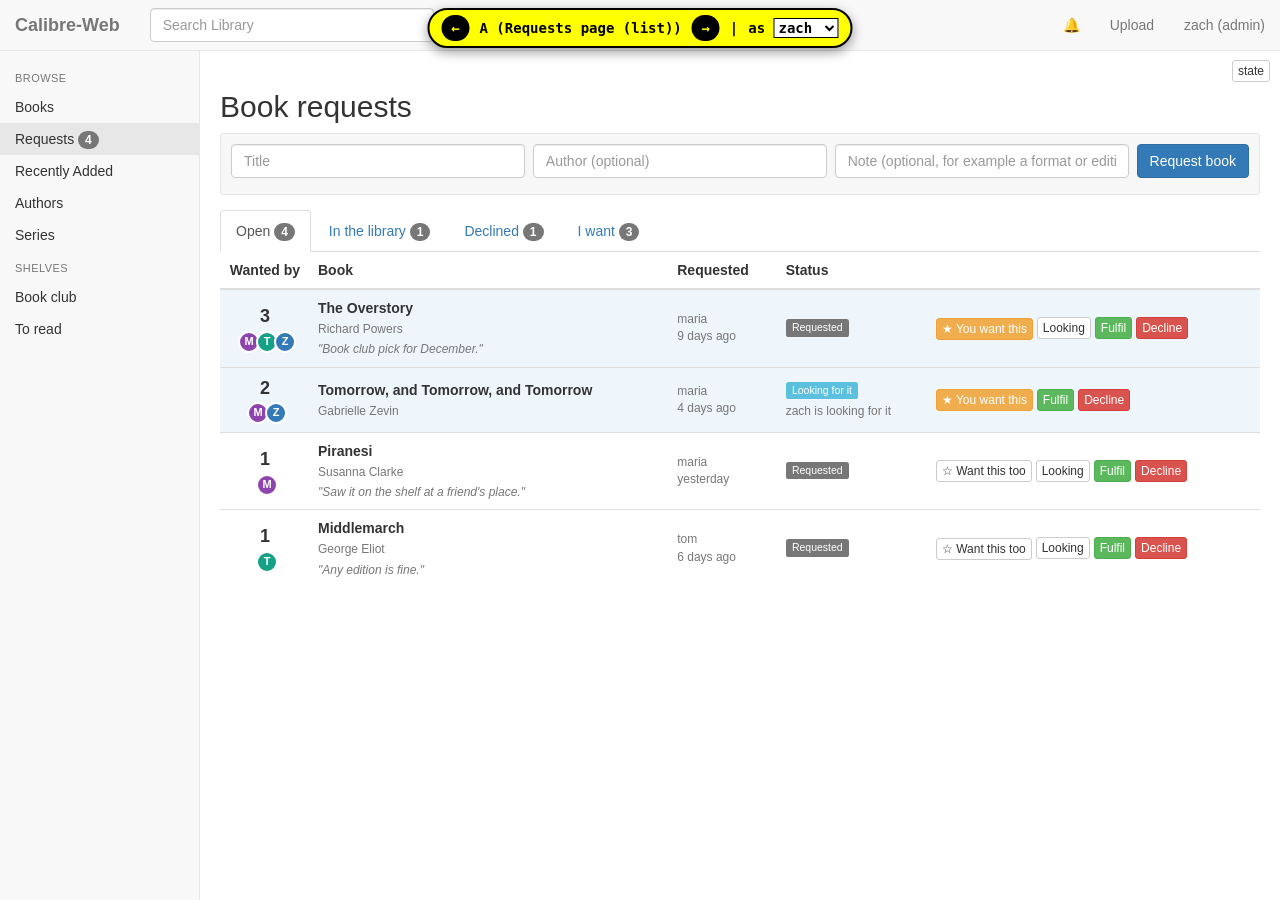
<file: prototypes/book-requests-variants.html>
<!doctype html>
<html lang="en">
<head>
<meta charset="utf-8">
<meta name="viewport" content="width=device-width, initial-scale=1">
<title>Book Requests</title>
<!--
  PROTOTYPE. Throwaway. Not production code.
  Question: what should "book requests" (users ask for books that are not in the library) look like
  in Calibre-Web, and what is the life of a request?
  Three variants, switchable via ?variant=A|B|C (or #A|#B|#C) and the yellow bar at the top.
    A  Requests page: a sortable list with a request form, tabs per status, admin actions per row.
    B  Board: columns Requested / Looking / Fulfilled / Declined; the admin drags cards.
    C  In the library: "Wanted" ghost covers above the book grid, and search offers "Request it"
       when the library has no match. The admin uploads a book straight into a request.
  Shared model: a request has voters ("want this"); the first voter is the requester. Withdraw = remove
  your vote; a request with no voters goes away. Fulfil links the request to a library book and tells
  every voter (bell in the navbar). Real storage would be new tables in app.db (cps/ub.py).
  All state is in memory. Reload resets it.
-->
<link rel="stylesheet" href="https://cdnjs.cloudflare.com/ajax/libs/twitter-bootstrap/3.4.1/css/bootstrap.min.css">
<style>
  /* Layout: Calibre-Web standard theme chrome (navbar + left sidebar), variant content in #main. */
  :root { --bg: #fff; --fg: #333; --muted: #777; --line: #e5e5e5; --soft: #f7f7f7; --accent: #337ab7; --mine: #eef5fb; --want: #f0ad4e; }
  body { padding-top: 70px; padding-bottom: 60px; background: var(--bg); color: var(--fg); }
  .navbar-brand { font-weight: bold; }
  #sidebar { position: fixed; top: 51px; bottom: 0; left: 0; width: 200px; overflow-y: auto; background: #f8f8f8; border-right: 1px solid #e7e7e7; padding: 10px 0; }
  #sidebar .nav > li > a { padding: 6px 15px; color: #333; cursor: pointer; }
  #sidebar .nav > li.active > a { background: #e7e7e7; }
  #sidebar .nav-header { padding: 10px 15px 4px; font-size: 11px; color: #777; text-transform: uppercase; letter-spacing: .04em; }
  #main { margin-left: 200px; padding: 0 20px; }
  @media (max-width: 767px) { #sidebar { position: static; width: auto; border-right: 0; } #main { margin-left: 0; padding: 0 16px; } body { padding-top: 110px; } }
  .note { font-size: 12px; color: var(--muted); }
  a[data-act], [data-act] { cursor: pointer; }

  .cover { border-radius: 3px; box-shadow: 0 1px 4px rgba(0,0,0,.3); display: flex; align-items: flex-end; padding: 8px; color: #fff; font-weight: bold; text-shadow: 0 1px 2px #000; font-size: 13px; line-height: 1.2; height: 190px; position: relative; }
  .cover.tiny { width: 28px; height: 40px; padding: 0; flex: none; font-size: 0; }
  .book { margin-bottom: 20px; position: relative; }
  .book .meta { margin-top: 6px; font-size: 12px; }
  .book .meta .title { font-weight: bold; display: block; white-space: nowrap; overflow: hidden; text-overflow: ellipsis; }
  .book .meta .author { color: var(--muted); }
  .ribbon { position: absolute; top: 8px; left: -4px; background: #5cb85c; color: #fff; font-size: 11px; padding: 2px 8px; border-radius: 0 3px 3px 0; text-shadow: none; font-weight: normal; }

  .av { display: inline-flex; width: 22px; height: 22px; border-radius: 50%; color: #fff; align-items: center; justify-content: center; font-weight: bold; font-size: 11px; margin-right: -4px; border: 2px solid #fff; }
  .want-btn { white-space: nowrap; }
  .want-btn.on { background: var(--want); border-color: #eea236; color: #fff; }
  .status { font-weight: normal; }
  .dup { margin-top: 6px; font-size: 12px; }
  .dup .lib { color: #3c763d; }
  .dup .req { color: #8a6d3b; }
  .inline-box { background: var(--soft); border: 1px solid var(--line); border-radius: 4px; padding: 8px; margin-top: 6px; display: flex; gap: 6px; flex-wrap: wrap; align-items: center; }
  .inline-box select, .inline-box input { width: auto; flex: 1; min-width: 160px; }

  /* bell */
  #bell-menu { position: absolute; right: 0; top: 100%; width: 320px; background: #fff; border: 1px solid #ccc; border-radius: 4px; box-shadow: 0 4px 12px rgba(0,0,0,.2); z-index: 1500; padding: 6px 0; }
  #bell-menu .item { padding: 6px 12px; font-size: 13px; border-bottom: 1px solid var(--line); }
  #bell-menu .item:last-child { border-bottom: 0; }

  /* A */
  .a-form { display: flex; gap: 8px; flex-wrap: wrap; align-items: flex-start; background: var(--soft); border: 1px solid var(--line); border-radius: 4px; padding: 10px; margin-bottom: 15px; }
  .a-form .f { flex: 1; min-width: 160px; }
  .a-table td { vertical-align: middle !important; }
  .a-table tr.mine-row td { background: var(--mine); }
  .a-table .wanted { text-align: center; width: 90px; }
  .a-table .wanted b { display: block; font-size: 18px; }

  /* B */
  .b-board { display: flex; gap: 12px; align-items: flex-start; overflow-x: auto; padding-bottom: 10px; }
  .b-col { flex: 1; min-width: 220px; background: #f4f5f7; border-radius: 4px; padding: 8px; min-height: 300px; }
  .b-col.drop { outline: 2px dashed var(--accent); }
  .b-col h4 { margin: 2px 4px 10px; font-size: 14px; display: flex; justify-content: space-between; }
  .b-card { background: #fff; border-radius: 3px; box-shadow: 0 1px 2px rgba(0,0,0,.2); padding: 8px 10px; margin-bottom: 8px; }
  .b-card.mine { border-left: 3px solid var(--accent); }
  .b-card[draggable=true] { cursor: grab; }
  .b-card .t { font-weight: bold; }
  .b-card .foot { display: flex; justify-content: space-between; align-items: center; margin-top: 6px; }

  /* C */
  .c-wanted { background: repeating-linear-gradient(45deg, #fafafa, #fafafa 10px, #f3f3f3 10px, #f3f3f3 20px); border: 1px solid var(--line); border-radius: 4px; padding: 10px 12px 0; margin-bottom: 20px; }
  .c-wanted h4 { margin: 0 0 10px; display: flex; justify-content: space-between; align-items: center; }
  .ghost { border: 2px dashed #aaa; border-radius: 3px; height: 150px; display: flex; flex-direction: column; justify-content: space-between; padding: 8px; color: #555; background: rgba(255,255,255,.7); cursor: pointer; }
  .ghost.sel { border-color: var(--accent); background: #fff; }
  .ghost.looking { border-color: #5bc0de; }
  .ghost .gt { font-weight: bold; font-size: 13px; line-height: 1.2; }
  .c-detail { background: #fff; border: 1px solid #ccc; border-radius: 4px; padding: 12px; margin: 0 0 12px; }
  .c-search-hint { background: #fcf8e3; border: 1px solid #faebcc; border-radius: 4px; padding: 10px 12px; margin-bottom: 15px; }

  /* Prototype chrome */
  #switcher { position: fixed; top: 8px; left: 50%; transform: translateX(-50%); background: #ff0; color: #000; border: 2px solid #000; border-radius: 24px; padding: 5px 12px; z-index: 2000; font-family: monospace; font-weight: bold; box-shadow: 0 4px 12px rgba(0,0,0,.4); display: flex; gap: 10px; align-items: center; white-space: nowrap; max-width: calc(100% - 16px); overflow-x: auto; }
  #switcher button { background: #000; color: #ff0; border: 0; border-radius: 14px; min-width: 28px; height: 26px; font-weight: bold; padding: 0 8px; }
  #switcher select { font-family: monospace; font-weight: bold; border: 1px solid #000; background: #fff; }
  #state-toggle { position: fixed; top: 60px; right: 10px; z-index: 2001; }
  #state { position: fixed; top: 95px; right: 10px; width: 380px; max-width: calc(100% - 20px); max-height: 70vh; overflow: auto; background: #222; color: #9f9; font: 11px/1.3 monospace; padding: 8px; z-index: 2001; white-space: pre; }
  #state[hidden], #bell-menu[hidden] { display: none; }
</style>
</head>
<body>

<nav class="navbar navbar-default navbar-fixed-top">
  <div class="container-fluid">
    <div class="navbar-header"><a class="navbar-brand" data-act="go" data-page="books">Calibre-Web</a></div>
    <form class="navbar-form navbar-left hidden-xs" onsubmit="return false"><div class="form-group"><input class="form-control" id="search" placeholder="Search Library" size="30" autocomplete="off"></div></form>
    <ul class="nav navbar-nav navbar-right">
      <li style="position:relative"><a data-act="bell" id="bell"></a><div id="bell-menu" hidden></div></li>
      <li class="hidden-xs"><a>Upload</a></li>
      <li class="hidden-xs"><a id="nav-user">zach</a></li>
    </ul>
  </div>
</nav>

<div id="sidebar">
  <div class="nav-header">Browse</div>
  <ul class="nav" id="sidebar-nav"></ul>
  <div class="nav-header">Shelves</div>
  <ul class="nav"><li><a>Book club</a></li><li><a>To read</a></li></ul>
</div>

<div id="main"></div>

<div id="switcher">
  <button onclick="cycle(-1)" title="Previous variant">&larr;</button>
  <span id="switcher-label"></span>
  <button onclick="cycle(1)" title="Next variant">&rarr;</button>
  <span>|</span>
  <label style="margin:0">as <select id="as-user" onchange="me=this.value;ui.open=null;render()"><option>zach</option><option>maria</option><option>tom</option></select></label>
</div>
<button id="state-toggle" class="btn btn-xs btn-default" onclick="$('#state').prop('hidden',(i,h)=>!h)">state</button>
<pre id="state" hidden></pre>

<script src="https://code.jquery.com/jquery-3.7.1.min.js"></script>
<script>
// ---------- mock data ----------
const USERS = { zach: { admin: true, color: '#337ab7' }, maria: { admin: false, color: '#8e44ad' }, tom: { admin: false, color: '#16a085' } };
let me = 'zach';
let library = [
  { id: 1, title: 'Stories of Your Life', author: 'Ted Chiang', color: '#4a6274' },
  { id: 2, title: 'Kindred', author: 'Octavia E. Butler', color: '#7a2e3b' },
  { id: 3, title: 'The Guns of August', author: 'Barbara Tuchman', color: '#55606e' },
  { id: 4, title: 'SPQR', author: 'Mary Beard', color: '#8a5a2b' },
  { id: 5, title: 'Gilead', author: 'Marilynne Robinson', color: '#2f6f6a' },
  { id: 6, title: 'The Fifth Season', author: 'N. K. Jemisin', color: '#3d3d5c' },
  { id: 7, title: 'Hamnet', author: "Maggie O'Farrell", color: '#c08a2d' },
  { id: 8, title: 'Player of Games', author: 'Iain M. Banks', color: '#2b4f7a' },
];
const day = n => new Date(2026, 9, 19 - n, 18, 0).getTime();
let requests = [
  { id: 1, title: 'The Overstory', author: 'Richard Powers', note: 'Book club pick for December.', votes: ['maria', 'tom', 'zach'], ts: day(9), status: 'open' },
  { id: 2, title: 'Middlemarch', author: 'George Eliot', note: 'Any edition is fine.', votes: ['tom'], ts: day(6), status: 'open' },
  { id: 3, title: 'Tomorrow, and Tomorrow, and Tomorrow', author: 'Gabrielle Zevin', note: '', votes: ['maria', 'zach'], ts: day(4), status: 'looking', doneBy: 'zach', doneTs: day(2) },
  { id: 4, title: 'Kindred', author: 'Octavia E. Butler', note: '', votes: ['zach', 'maria'], ts: day(20), status: 'fulfilled', bookId: 2, doneBy: 'zach', doneTs: day(3), seen: ['zach'] },
  { id: 5, title: 'Introduction to Algorithms', author: 'Cormen et al.', note: 'For work.', votes: ['tom'], ts: day(12), status: 'declined', reason: 'Too big for the e-readers. The city library has it.', doneBy: 'zach', doneTs: day(1), seen: [] },
  { id: 6, title: 'Piranesi', author: 'Susanna Clarke', note: 'Saw it on the shelf at a friend\'s place.', votes: ['maria'], ts: day(1), status: 'open' },
];
let nextId = 100, clock = day(0);
const VARIANTS = { A: 'Requests page (list)', B: 'Board (columns)', C: 'In the library (ghost covers)' };
const STATUS = { open: ['Requested', 'default'], looking: ['Looking for it', 'info'], fulfilled: ['In the library', 'success'], declined: ['Declined', 'danger'] };
const fromUrl = (location.hash.slice(1) || new URLSearchParams(location.search).get('variant') || 'A').toUpperCase();
let variant = VARIANTS[fromUrl] ? fromUrl : 'A';
let page = 'requests';
let ui = { tab: 'open', open: null, openKind: null, query: '', sel: null, bell: false };
let lastAction = '(none)';

// ---------- model ----------
const esc = s => String(s ?? '').replace(/[&<>"]/g, c => ({ '&': '&amp;', '<': '&lt;', '>': '&gt;', '"': '&quot;' }[c]));
const ago = ts => { const d = Math.round((day(0) - ts) / 864e5); return d <= 0 ? 'today' : d === 1 ? 'yesterday' : d + ' days ago'; };
const R = id => requests.find(r => r.id === id);
const B = id => library.find(b => b.id === id);
const isAdmin = () => USERS[me].admin;
const wants = r => r.votes.includes(me);
const by = r => r.votes[0];
const norm = s => s.toLowerCase().replace(/[^a-z0-9 ]/g, '').trim();
const libMatches = q => q.length < 3 ? [] : library.filter(b => norm(b.title).includes(norm(q)) || norm(q).includes(norm(b.title)));
const reqMatches = q => q.length < 3 ? [] : requests.filter(r => ['open', 'looking'].includes(r.status) && (norm(r.title).includes(norm(q)) || norm(q).includes(norm(r.title))));
const updates = () => requests.filter(r => wants(r) && ['fulfilled', 'declined'].includes(r.status) && !(r.seen || []).includes(me));
function log(s) { lastAction = s; }

function create(title, author, note) {
  title = title.trim(); author = author.trim();
  if (!title) return false;
  clock += 6e4;
  requests.push({ id: nextId++, title, author, note: note.trim(), votes: [me], ts: clock, status: 'open' });
  log(`${me} requested "${title}"`);
  return true;
}
function vote(id) {
  const r = R(id);
  if (wants(r)) {
    r.votes = r.votes.filter(v => v !== me);
    if (!r.votes.length) { requests = requests.filter(x => x !== r); log(`${me} withdrew; "${r.title}" removed (no one wants it)`); return; }
    log(`${me} no longer wants "${r.title}"`);
  } else { r.votes.push(me); log(`${me} wants "${r.title}" too`); }
}
function setStatus(id, status, extra = {}) {
  const r = R(id);
  Object.assign(r, { status, doneBy: me, doneTs: (clock += 6e4), seen: [me] }, extra);
  if (status === 'open' || status === 'looking') { delete r.bookId; delete r.reason; }
  log(`${me} set "${r.title}" to ${status}`);
}
function uploadFor(id) {
  const r = R(id);
  const b = { id: library.length + 1, title: r.title, author: r.author || 'Unknown', color: ['#5b7083', '#6d4c7d', '#3f6d4e', '#8c4f3a'][library.length % 4], fresh: true };
  library.push(b);
  setStatus(id, 'fulfilled', { bookId: b.id });
  log(`${me} uploaded "${b.title}" for request ${id}`);
}
function markSeen() { requests.forEach(r => { if (wants(r) && ['fulfilled', 'declined'].includes(r.status)) r.seen = [...new Set([...(r.seen || []), me])]; }); }

// ---------- shared bits ----------
const avatars = r => r.votes.map(v => `<span class="av" style="background:${USERS[v].color}" title="${v}">${v[0].toUpperCase()}</span>`).join('');
const statusLabel = r => `<span class="label label-${STATUS[r.status][1]} status">${STATUS[r.status][0]}</span>`;
function wantBtn(r, size = 'xs') {
  if (!['open', 'looking'].includes(r.status)) return '';
  const mineOnly = wants(r) && r.votes.length === 1;
  return `<button class="btn btn-${size} btn-default want-btn${wants(r) ? ' on' : ''}" data-act="vote" data-id="${r.id}" title="${wants(r) ? (mineOnly ? 'Withdraw this request' : 'Remove your vote') : 'I want this too'}">${wants(r) ? '&#9733; You want this' : '&#9734; Want this too'}</button>`;
}
function outcome(r) {
  if (r.status === 'fulfilled') { const b = B(r.bookId); return `Added by ${r.doneBy} ${ago(r.doneTs)}: <a data-act="open-book" data-id="${b.id}">${esc(b.title)}</a>`; }
  if (r.status === 'declined') return `Declined by ${r.doneBy}: <i>${esc(r.reason)}</i>`;
  if (r.status === 'looking') return `${r.doneBy} is looking for it`;
  return '';
}
function dupHint(q) {
  const libs = libMatches(q), reqs = reqMatches(q);
  return libs.map(b => `<div class="lib">&#10003; Already in the library: <a data-act="open-book" data-id="${b.id}">${esc(b.title)}</a> by ${esc(b.author)}</div>`).join('') +
    reqs.map(r => `<div class="req">&#9888; ${by(r)} already requested <b>${esc(r.title)}</b> (${r.votes.length} want it). ${wants(r) ? 'You want it too.' : `<a data-act="vote" data-id="${r.id}">Add your vote instead</a>`}</div>`).join('');
}
// Admin actions; the "kind" box (fulfil / decline) opens inline under the item.
function adminActions(r, layout) {
  if (!isAdmin()) return '';
  const btn = (act, label, cls = 'default') => `<button class="btn btn-xs btn-${cls}" data-act="${act}" data-id="${r.id}">${label}</button>`;
  const a = [];
  if (r.status === 'open') a.push(btn('looking', 'Looking'));
  if (['open', 'looking'].includes(r.status)) a.push(btn('box-fulfil', 'Fulfil', 'success'), btn('box-decline', 'Decline', 'danger'));
  else a.push(btn('reopen', 'Reopen'));
  return `<span class="btn-group-xs" style="display:inline-flex;gap:4px;flex-wrap:wrap">${a.join('')}</span>` + adminBox(r);
}
function adminBox(r) {
  if (ui.open !== r.id) return '';
  if (ui.openKind === 'fulfil') {
    const guess = libMatches(r.title);
    return `<div class="inline-box"><span>Link to a book in the library:</span>
      <select class="form-control input-sm" id="fulfil-sel">${library.map(b => `<option value="${b.id}" ${guess[0] && guess[0].id === b.id ? 'selected' : ''}>${esc(b.title)} — ${esc(b.author)}</option>`).join('')}</select>
      <button class="btn btn-sm btn-success" data-act="fulfil" data-id="${r.id}">Link</button>
      <span>or</span><button class="btn btn-sm btn-primary" data-act="upload" data-id="${r.id}">Upload a file for it</button>
      <a data-act="close">Cancel</a></div>`;
  }
  return `<div class="inline-box"><input class="form-control input-sm" id="decline-reason" placeholder="Reason, shown to everyone who wants it">
    <button class="btn btn-sm btn-danger" data-act="decline" data-id="${r.id}">Decline</button><a data-act="close">Cancel</a></div>`;
}

// ---------- library grid (all variants) ----------
function libraryGrid(list) {
  return `<div class="row">${list.map(b => {
    const req = requests.find(r => r.status === 'fulfilled' && r.bookId === b.id);
    return `<div class="col-xs-6 col-sm-4 col-md-3 col-lg-2 book"><div class="cover" style="background:${b.color}" data-act="open-book" data-id="${b.id}">${esc(b.title)}
      ${req && variant === 'C' ? `<span class="ribbon">Requested by ${by(req)}</span>` : ''}</div>
      <div class="meta"><span class="title">${esc(b.title)}</span><span class="author">${esc(b.author)}</span></div></div>`;
  }).join('')}</div>`;
}
function booksPage() {
  const q = ui.query;
  const list = q ? library.filter(b => norm(b.title + ' ' + b.author).includes(norm(q))) : library;
  let hint = '';
  if (q && variant !== 'C') hint = `<p class="note">${list.length} results for "${esc(q)}".${!list.length ? ` Not here? <a data-act="go" data-page="requests">Request it on the Requests page.</a>` : ''}</p>`;
  return (variant === 'C' ? C.wanted() : '') + `<h2>${q ? 'Search' : 'Books'}</h2>` + (variant === 'C' ? C.searchHint(q, list) : hint) + libraryGrid(list);
}
function bookPage(id) {
  const b = B(id), req = requests.find(r => r.status === 'fulfilled' && r.bookId === b.id);
  return `<div class="row"><div class="col-sm-3"><div class="cover" style="background:${b.color};height:280px">${esc(b.title)}</div></div>
    <div class="col-sm-9"><h2 style="margin-top:0">${esc(b.title)}</h2><p><a>${esc(b.author)}</a></p>
    ${req ? `<div class="alert alert-success" style="max-width:600px">Added for a request by <b>${by(req)}</b>${req.votes.length > 1 ? ` (and ${req.votes.length - 1} more who wanted it)` : ''}. Fulfilled by ${req.doneBy} ${ago(req.doneTs)}.</div>` : ''}
    <div class="btn-toolbar"><button class="btn btn-default">Download</button><button class="btn btn-default">Read in Browser</button></div></div></div>`;
}

// ---------- Variant A: requests page ----------
const A = {
  page() {
    const tabs = { open: ['Open', r => ['open', 'looking'].includes(r.status)], fulfilled: ['In the library', r => r.status === 'fulfilled'], declined: ['Declined', r => r.status === 'declined'], mine: ['I want', r => wants(r)] };
    const rows = requests.filter(tabs[ui.tab][1]).sort((x, y) => y.votes.length - x.votes.length || y.ts - x.ts);
    return `<h2>Book requests</h2>
      <div class="a-form">
        <div class="f"><input class="form-control" id="rq-title" placeholder="Title" value="${esc(ui.draftTitle || '')}"><div class="dup" id="dup"></div></div>
        <div class="f"><input class="form-control" id="rq-author" placeholder="Author (optional)"></div>
        <div class="f"><input class="form-control" id="rq-note" placeholder="Note (optional, for example a format or edition)"></div>
        <button class="btn btn-primary" data-act="create">Request book</button>
      </div>
      <ul class="nav nav-tabs" style="margin-bottom:0">${Object.entries(tabs).map(([k, [label, f]]) =>
        `<li class="${ui.tab === k ? 'active' : ''}"><a data-act="tab" data-tab="${k}">${label} <span class="badge">${requests.filter(f).length}</span></a></li>`).join('')}</ul>
      <table class="table a-table"><thead><tr><th class="wanted">Wanted by</th><th>Book</th><th>Requested</th><th>Status</th><th></th></tr></thead><tbody>
      ${rows.map(r => `<tr class="${wants(r) ? 'mine-row' : ''}">
        <td class="wanted"><b>${r.votes.length}</b>${avatars(r)}</td>
        <td><b>${esc(r.title)}</b><br><span class="note">${esc(r.author)}</span>${r.note ? `<br><span class="note"><i>"${esc(r.note)}"</i></span>` : ''}</td>
        <td class="note">${by(r)}<br>${ago(r.ts)}</td>
        <td>${statusLabel(r)}<div class="note" style="margin-top:4px">${outcome(r)}</div></td>
        <td style="min-width:220px">${wantBtn(r)} ${adminActions(r)}</td></tr>`).join('') || '<tr><td colspan="5" class="note">Nothing here.</td></tr>'}
      </tbody></table>`;
  },
};

// ---------- Variant B: board ----------
const Bv = {
  page() {
    const cols = ['open', 'looking', 'fulfilled', 'declined'];
    return `<h2>Book requests <small>${isAdmin() ? 'drag a card to change its status' : 'only an admin moves cards'}</small></h2>
      <div class="b-board">${cols.map(st => {
        const cards = requests.filter(r => r.status === st).sort((x, y) => y.votes.length - x.votes.length || y.ts - x.ts);
        return `<div class="b-col" data-col="${st}"><h4><span>${STATUS[st][0]}</span><span class="badge">${cards.length}</span></h4>
          ${st === 'open' ? `<div class="b-card"><input class="form-control input-sm" id="rq-title" placeholder="Title of the book you want" value="${esc(ui.draftTitle || '')}">
            <div class="dup" id="dup"></div>
            <input class="form-control input-sm" id="rq-author" placeholder="Author (optional)" style="margin-top:4px">
            <input class="form-control input-sm" id="rq-note" placeholder="Note (optional)" style="margin-top:4px">
            <button class="btn btn-primary btn-xs" data-act="create" style="margin-top:6px">Request</button></div>` : ''}
          ${cards.map(r => `<div class="b-card${wants(r) ? ' mine' : ''}" draggable="${isAdmin()}" data-drag="${r.id}">
            <div class="t">${esc(r.title)}</div><div class="note">${esc(r.author)}</div>
            ${r.note ? `<div class="note"><i>"${esc(r.note)}"</i></div>` : ''}
            ${outcome(r) ? `<div class="note" style="margin-top:4px">${outcome(r)}</div>` : ''}
            <div class="foot"><span>${avatars(r)}</span>${wantBtn(r)}</div>
            ${adminBox(r)}</div>`).join('')}</div>`;
      }).join('')}</div>`;
  },
};

// ---------- Variant C: in the library ----------
const C = {
  wanted() {
    const open = requests.filter(r => ['open', 'looking'].includes(r.status)).sort((x, y) => y.votes.length - x.votes.length || y.ts - x.ts);
    const sel = ui.sel && R(ui.sel) && ['open', 'looking'].includes(R(ui.sel).status) ? R(ui.sel) : null;
    return `<div class="c-wanted"><h4><span>Wanted <small>${open.length} books people asked for</small></span>
        <a class="btn btn-xs btn-default" data-act="c-new">+ Request a book</a></h4>
      ${ui.cNew ? `<div class="c-detail"><div class="row"><div class="col-sm-4"><input class="form-control input-sm" id="rq-title" placeholder="Title" value="${esc(ui.draftTitle || '')}"><div class="dup" id="dup"></div></div>
        <div class="col-sm-3"><input class="form-control input-sm" id="rq-author" placeholder="Author (optional)" value="${esc(ui.draftAuthor || '')}"></div>
        <div class="col-sm-3"><input class="form-control input-sm" id="rq-note" placeholder="Note (optional)"></div>
        <div class="col-sm-2"><button class="btn btn-primary btn-sm" data-act="create">Request</button> <a data-act="c-new">Cancel</a></div></div></div>` : ''}
      ${sel ? `<div class="c-detail"><button class="close" data-act="c-sel" data-id="${sel.id}">&times;</button>
        <b>${esc(sel.title)}</b> <span class="note">${esc(sel.author)}</span> ${statusLabel(sel)}
        <div class="note">Requested by ${by(sel)} ${ago(sel.ts)}${sel.note ? ` · <i>"${esc(sel.note)}"</i>` : ''}</div>
        <div style="margin:6px 0">${avatars(sel)} <span class="note" style="margin-left:8px">${sel.votes.join(', ')} ${sel.votes.length === 1 ? 'wants' : 'want'} this</span></div>
        ${outcome(sel) ? `<div class="note">${outcome(sel)}</div>` : ''}
        <div style="margin-top:6px">${wantBtn(sel, 'sm')} ${isAdmin() ? `<button class="btn btn-sm btn-primary" data-act="upload" data-id="${sel.id}">Upload a file for it</button>
          ${sel.status === 'open' ? `<button class="btn btn-sm btn-default" data-act="looking" data-id="${sel.id}">Looking</button>` : ''}
          <button class="btn btn-sm btn-default" data-act="box-fulfil" data-id="${sel.id}">Link a book</button>
          <button class="btn btn-sm btn-default" data-act="box-decline" data-id="${sel.id}">Decline</button>` : ''}</div>
        ${adminBox(sel)}</div>` : ''}
      <div class="row">${open.map(r => `<div class="col-xs-6 col-sm-4 col-md-3 col-lg-2" style="margin-bottom:10px">
        <div class="ghost${sel === r ? ' sel' : ''}${r.status === 'looking' ? ' looking' : ''}" data-act="c-sel" data-id="${r.id}">
          <div><div class="gt">${esc(r.title)}</div><div class="note">${esc(r.author)}</div></div>
          <div><div class="note">${r.status === 'looking' ? 'Looking for it · ' : ''}${r.votes.length} want${r.votes.length === 1 ? 's' : ''} this</div>${avatars(r)}</div></div></div>`).join('')}</div>
      ${C.closed()}</div>`;
  },
  closed() {
    const mine = requests.filter(r => wants(r) && r.status === 'declined');
    return mine.length ? `<p class="note">Declined: ${mine.map(r => `<b>${esc(r.title)}</b> (${esc(r.reason)})`).join('; ')}</p>` : '';
  },
  searchHint(q, list) {
    if (!q) return '';
    const reqs = reqMatches(q);
    return `<div class="c-search-hint">${list.length ? `${list.length} books match "${esc(q)}". ` : `No book in the library matches "<b>${esc(q)}</b>". `}
      ${reqs.length ? reqs.map(r => `${by(r)} already asked for <b>${esc(r.title)}</b> (${r.votes.length} want it). ${wantBtn(r)}`).join('<br>')
        : `${list.length ? 'Not the one?' : 'Want it?'} <button class="btn btn-xs btn-primary" data-act="c-request-q">Request "${esc(q)}"</button>`}</div>`;
  },
};

// ---------- actions ----------
$(document).on('click', '[data-act]', function (e) {
  e.preventDefault(); e.stopPropagation();
  const el = $(this), act = el.data('act'), id = +el.data('id');
  switch (act) {
    case 'go': page = el.data('page'); ui.query = ''; $('#search').val(''); break;
    case 'open-book': page = 'book:' + id; if (ui.bell) markSeen(); ui.bell = false; break;
    case 'tab': ui.tab = el.data('tab'); break;
    case 'create':
      if (create($('#rq-title').val(), $('#rq-author').val(), $('#rq-note').val())) { ui.draftTitle = ui.draftAuthor = ''; ui.cNew = false; ui.tab = 'open'; if (variant === 'C') { page = 'books'; ui.query = ''; $('#search').val(''); } }
      break;
    case 'vote': vote(id); break;
    case 'looking': setStatus(id, 'looking'); ui.open = null; break;
    case 'reopen': setStatus(id, 'open'); break;
    case 'box-fulfil': ui.open = id; ui.openKind = 'fulfil'; break;
    case 'box-decline': ui.open = id; ui.openKind = 'decline'; break;
    case 'close': ui.open = null; break;
    case 'fulfil': setStatus(id, 'fulfilled', { bookId: +$('#fulfil-sel').val() }); ui.open = null; break;
    case 'decline': {
      const reason = $('#decline-reason').val().trim();
      if (!reason) { $('#decline-reason').attr('placeholder', 'A reason is needed').focus(); return; }
      setStatus(id, 'declined', { reason }); ui.open = null; break;
    }
    case 'upload': uploadFor(id); ui.open = null; ui.sel = null; break;
    case 'bell': ui.bell = !ui.bell; if (!ui.bell) markSeen(); break;
    case 'c-sel': ui.sel = ui.sel === id ? null : id; ui.open = null; break;
    case 'c-new': ui.cNew = !ui.cNew; break;
    case 'c-request-q': ui.cNew = true; ui.draftTitle = ui.query; page = 'books'; ui.query = ''; $('#search').val(''); break;
  }
  render();
  if (act === 'c-new' || act === 'c-request-q') $('#rq-title').focus().trigger('input');
});
$(document).on('input', '#rq-title', function () { ui.draftTitle = this.value; $('#dup').html(dupHint(this.value)); });
$('#search').on('input', function () { ui.query = this.value.trim(); if (page !== 'books') page = 'books'; render(); this.focus(); });
// B: drag and drop between columns (admin only)
$(document).on('dragstart', '[data-drag]', function (e) { e.originalEvent.dataTransfer.setData('text/plain', $(this).data('drag')); });
$(document).on('dragover', '.b-col', function (e) { e.preventDefault(); $(this).addClass('drop'); });
$(document).on('dragleave', '.b-col', function () { $(this).removeClass('drop'); });
$(document).on('drop', '.b-col', function (e) {
  e.preventDefault();
  const id = +e.originalEvent.dataTransfer.getData('text/plain'), col = $(this).data('col');
  if (!id || R(id).status === col) return render();
  if (col === 'fulfilled') { ui.open = id; ui.openKind = 'fulfil'; }
  else if (col === 'declined') { ui.open = id; ui.openKind = 'decline'; }
  else setStatus(id, col);
  render();
});
function cycle(d) {
  const keys = Object.keys(VARIANTS);
  variant = keys[(keys.indexOf(variant) + d + keys.length) % keys.length];
  try { history.replaceState(null, '', '?variant=' + variant); } catch (err) {}
  ui = { tab: 'open', open: null, openKind: null, query: '', sel: null, bell: false };
  $('#search').val('');
  page = variant === 'C' ? 'books' : 'requests';
  render();
}
document.addEventListener('keydown', e => {
  if (/INPUT|TEXTAREA|SELECT/.test(e.target.tagName) || e.target.isContentEditable) return;
  if (e.key === 'ArrowLeft') cycle(-1);
  if (e.key === 'ArrowRight') cycle(1);
});

// ---------- render ----------
function render() {
  if (variant === 'C' && page === 'requests') page = 'books';
  let html;
  if (page.startsWith('book:')) html = bookPage(+page.split(':')[1]);
  else if (page === 'books') html = booksPage();
  else html = variant === 'A' ? A.page() : Bv.page();
  $('#main').html(html);
  if ($('#rq-title').length && ui.draftTitle) $('#dup').html(dupHint(ui.draftTitle));
  const nav = [['books', 'Books'], ...(variant === 'C' ? [] : [['requests', `Requests <span class="badge">${requests.filter(r => ['open', 'looking'].includes(r.status)).length}</span>`]])];
  $('#sidebar-nav').html(nav.map(([p, label]) => `<li class="${page === p ? 'active' : ''}"><a data-act="go" data-page="${p}">${label}</a></li>`).join('') +
    '<li><a>Recently Added</a></li><li><a>Authors</a></li><li><a>Series</a></li>');
  const ups = updates();
  $('#bell').html(`&#128276;${ups.length ? ` <span class="badge" style="background:#d9534f">${ups.length}</span>` : ''}`);
  $('#bell-menu').prop('hidden', !ui.bell).html(ups.length ? ups.map(r => `<div class="item">${r.status === 'fulfilled'
      ? `&#10003; <b>${esc(r.title)}</b> is in the library. <a data-act="open-book" data-id="${r.bookId}">Open it</a>`
      : `&#10007; <b>${esc(r.title)}</b> was declined: <i>${esc(r.reason)}</i>`}</div>`).join('') : '<div class="item note">No news about your requests.</div>');
  $('#nav-user').text(me + (isAdmin() ? ' (admin)' : ''));
  $('#switcher-label').text(variant + ' (' + VARIANTS[variant] + ')');
  $('#state').text(JSON.stringify({ variant, me, admin: isAdmin(), page, ui, lastAction, unreadForMe: ups.map(r => r.id),
    requests: requests.map(r => ({ id: r.id, title: r.title, status: r.status, votes: r.votes, bookId: r.bookId, reason: r.reason, doneBy: r.doneBy, seen: r.seen })),
    libraryCount: library.length }, null, 1));
}
if (variant === 'C') page = 'books';
render();
</script>
</body>
</html>
</file>
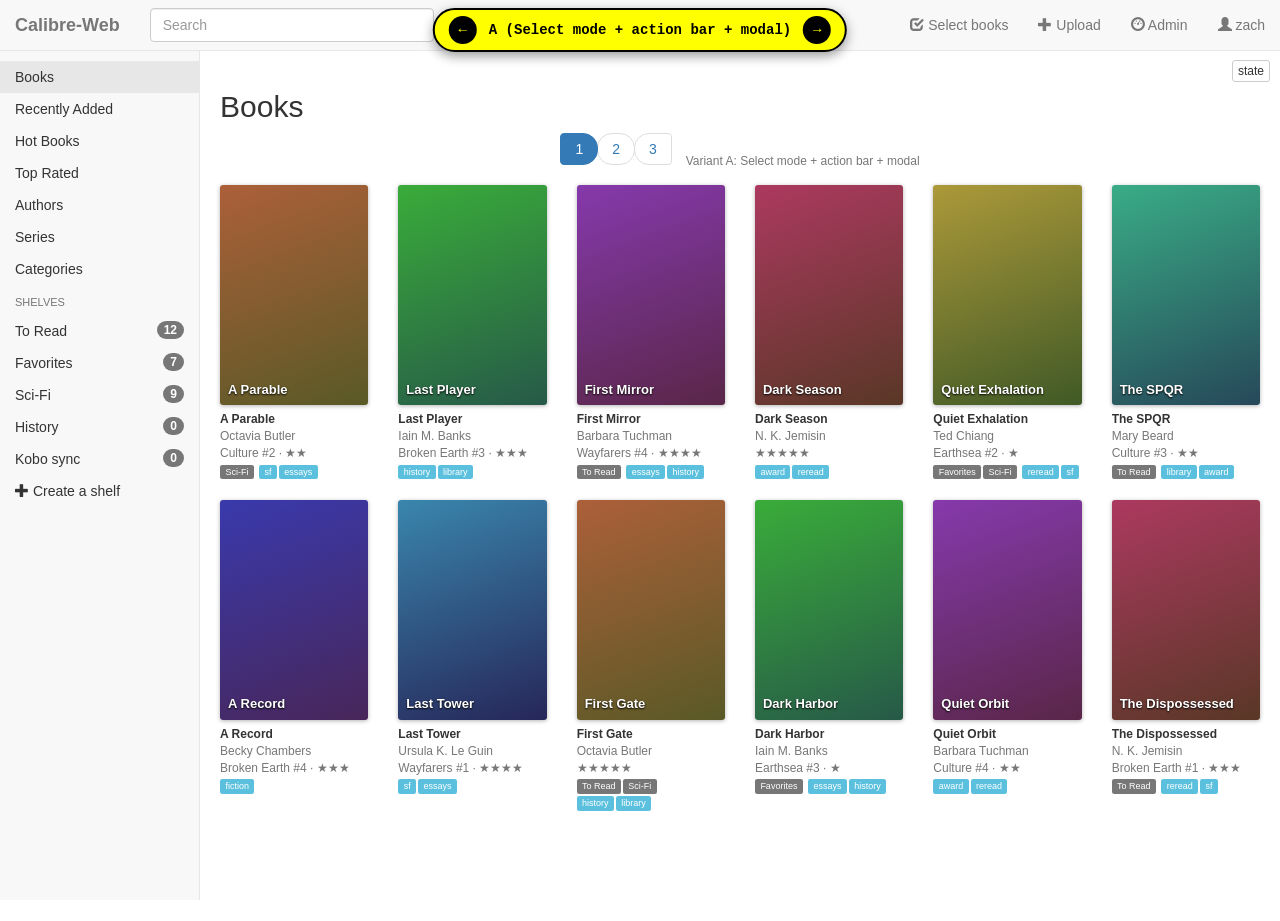
<file: prototypes/bulk-edit-variants.html>
<!doctype html>
<html lang="en">
<head>
<meta charset="utf-8">
<meta name="viewport" content="width=device-width, initial-scale=1">
<title>Bulk Edit Prototype</title>
<!--
  PROTOTYPE. Throwaway. Not production code.
  Question: what should bulk edit (metadata + shelf moves) look like in Calibre-Web?
  Three variants on a mock of the Calibre-Web "Books" page, switchable via ?variant=A|B|C
  and the floating bar at the bottom. Assumption: no Calibre-Web checkout exists locally,
  so this mocks the default Bootstrap 3 theme and page chrome with in-memory data.
-->
<link rel="stylesheet" href="https://cdnjs.cloudflare.com/ajax/libs/twitter-bootstrap/3.4.1/css/bootstrap.min.css">
<style>
  body { padding-top: 70px; padding-bottom: 90px; background: #fff; }
  .navbar-brand { font-weight: bold; }
  #sidebar { position: fixed; top: 51px; bottom: 0; left: 0; width: 200px; overflow-y: auto; background: #f8f8f8; border-right: 1px solid #e7e7e7; padding: 10px 0; }
  #sidebar .nav > li > a { padding: 6px 15px; color: #333; }
  #sidebar .nav > li.active > a { background: #e7e7e7; }
  #sidebar .nav-header { padding: 10px 15px 4px; font-size: 11px; color: #777; text-transform: uppercase; }
  #sidebar .shelf.droptarget { background: #dff0d8; outline: 2px dashed #3c763d; }
  #main { margin-left: 200px; padding: 0 20px; }
  .book { margin-bottom: 20px; position: relative; }
  .book .cover { position: relative; height: 220px; border-radius: 3px; box-shadow: 0 1px 4px rgba(0,0,0,.3); display: flex; align-items: flex-end; padding: 8px; color: #fff; font-weight: bold; text-shadow: 0 1px 2px #000; cursor: pointer; user-select: none; }
  .book .cover span { font-size: 13px; line-height: 1.2; }
  .book .meta { margin-top: 6px; font-size: 12px; }
  .book .meta .title { font-weight: bold; display: block; white-space: nowrap; overflow: hidden; text-overflow: ellipsis; }
  .book .meta .author { color: #777; }
  .book .shelf-badges .label { font-weight: normal; margin-right: 2px; }
  .book .check { position: absolute; top: 6px; left: 6px; width: 24px; height: 24px; background: rgba(255,255,255,.9); border: 1px solid #999; border-radius: 3px; display: none; align-items: center; justify-content: center; font-size: 14px; color: #000; text-shadow: none; }
  .book.selected .cover { outline: 3px solid #337ab7; outline-offset: 2px; }
  .book.selected .check { display: flex; background: #337ab7; color: #fff; border-color: #286090; }
  .book .tray-btn { position: absolute; top: 6px; right: 6px; display: none; }
  .book:hover .tray-btn { display: block; }
  /* Variant A */
  body.vA.selectmode .book .check { display: flex; }
  #a-bar { position: fixed; left: 0; right: 0; bottom: 0; background: #222; color: #ddd; padding: 8px 16px calc(8px + env(safe-area-inset-bottom, 0px)); display: none; z-index: 900; box-shadow: 0 -2px 8px rgba(0,0,0,.3); }
  body.vA.selectmode #a-bar { display: flex; flex-wrap: wrap; align-items: center; gap: 6px 8px; }
  #a-bar .sep { flex: 1; }
  #a-bar .btn { margin: 0; }
  #a-bar .dropdown-menu li a label { margin: 0; font-weight: normal; cursor: pointer; }
  #a-bar .dropdown-menu { min-width: 220px; max-height: 60vh; overflow-y: auto; }
  /* Variant B */
  body.vB .book:hover .check { display: flex; }
  #b-panel { position: fixed; top: 51px; right: 0; bottom: 0; width: 320px; background: #fafafa; border-left: 1px solid #ddd; overflow-y: auto; padding: 15px; display: none; z-index: 900; }
  body.vB.has-selection #main { margin-right: 320px; }
  body.vB.has-selection #b-panel { display: block; }
  .tri { display: flex; align-items: center; justify-content: space-between; padding: 5px 8px; border: 1px solid #ddd; border-radius: 3px; margin-bottom: 4px; cursor: pointer; background: #fff; }
  .tri.all { background: #dff0d8; border-color: #3c763d; }
  .tri.some { background: #fcf8e3; border-color: #8a6d3b; }
  .tri .state { font-size: 11px; color: #777; }
  .field-row { display: flex; gap: 6px; margin-bottom: 6px; }
  .field-row input, .field-row select { flex: 1; }
  /* Variant C */
  #c-tray { position: fixed; left: 200px; right: 0; bottom: 0; background: #fff; border-top: 2px solid #337ab7; box-shadow: 0 -2px 10px rgba(0,0,0,.2); z-index: 900; display: none; max-height: 45vh; }
  #c-tray .tray-head { background: #337ab7; color: #fff; padding: 6px 15px; display: flex; justify-content: space-between; align-items: center; cursor: pointer; }
  #c-tray .tray-body { display: flex; padding: 10px 15px; gap: 15px; overflow: hidden; }
  #c-tray .tray-items { flex: 1; overflow-y: auto; max-height: 32vh; }
  #c-tray .tray-ops { width: 420px; }
  #c-tray.collapsed .tray-body { display: none; }
  .chip { display: inline-block; background: #eee; border: 1px solid #ccc; border-radius: 12px; padding: 2px 8px; margin: 2px; font-size: 12px; }
  .chip a { color: #999; margin-left: 4px; text-decoration: none; }
  .chip.dim { opacity: .5; }
  body.vC #main { padding-bottom: 40vh; }
  body.vC .book .cover { cursor: default; }
  /* Shared */
  #switcher { position: fixed; top: 8px; left: 50%; transform: translateX(-50%); background: #ff0; color: #000; border: 2px solid #000; border-radius: 24px; padding: 6px 14px; z-index: 2000; font-family: monospace; font-weight: bold; box-shadow: 0 4px 12px rgba(0,0,0,.4); display: flex; gap: 12px; align-items: center; }
  #switcher button { background: #000; color: #ff0; border: 0; border-radius: 50%; width: 28px; height: 28px; font-weight: bold; }
  #state-toggle { position: fixed; top: 60px; right: 10px; z-index: 2001; }
  #state { position: fixed; top: 95px; right: 10px; width: 360px; max-height: 60vh; overflow: auto; background: #222; color: #9f9; font: 11px/1.3 monospace; padding: 8px; display: none; z-index: 2001; white-space: pre; }
  #toast { position: fixed; top: 60px; left: 50%; transform: translateX(-50%); z-index: 2002; display: none; min-width: 320px; }
  .note { font-size: 12px; color: #777; }
  .pager { margin: 0 0 15px; }
</style>
</head>
<body>

<nav class="navbar navbar-default navbar-fixed-top">
  <div class="container-fluid">
    <div class="navbar-header"><a class="navbar-brand" href="#">Calibre-Web</a></div>
    <form class="navbar-form navbar-left"><div class="form-group"><input class="form-control" placeholder="Search" size="30"></div></form>
    <ul class="nav navbar-nav navbar-right">
      <li id="a-navbtn" style="display:none"><a href="#" onclick="A.toggleMode();return false"><span class="glyphicon glyphicon-check"></span> <span id="a-navlabel">Select books</span></a></li>
      <li><a href="#"><span class="glyphicon glyphicon-plus"></span> Upload</a></li>
      <li><a href="#"><span class="glyphicon glyphicon-dashboard"></span> Admin</a></li>
      <li><a href="#"><span class="glyphicon glyphicon-user"></span> zach</a></li>
    </ul>
  </div>
</nav>

<div id="sidebar">
  <ul class="nav">
    <li class="active"><a href="#" onclick="setView('all');return false">Books</a></li>
    <li><a href="#">Recently Added</a></li>
    <li><a href="#">Hot Books</a></li>
    <li><a href="#">Top Rated</a></li>
    <li><a href="#">Authors</a></li>
    <li><a href="#">Series</a></li>
    <li><a href="#">Categories</a></li>
  </ul>
  <div class="nav-header">Shelves</div>
  <ul class="nav" id="sidebar-shelves"></ul>
  <ul class="nav"><li><a href="#"><span class="glyphicon glyphicon-plus"></span> Create a shelf</a></li></ul>
</div>

<div id="main">
  <h2 id="view-title">Books</h2>
  <div class="pager">
    <ul class="pagination" id="pager" style="margin:0"></ul>
    <span class="note" id="variant-note" style="margin-left:10px"></span>
  </div>
  <div class="row" id="grid"></div>
</div>

<!-- ===== Variant A: selection mode + action bar + modal ===== -->
<div id="a-bar">
  <strong id="a-count">0 selected</strong>
  <button class="btn btn-default btn-sm" onclick="A.selectAll()">Select page</button>
  <button class="btn btn-default btn-sm" onclick="A.clear()">Clear</button>
  <span class="sep"></span>
  <div class="btn-group dropup">
    <button class="btn btn-primary btn-sm dropdown-toggle" data-toggle="dropdown"><span class="glyphicon glyphicon-list"></span> Shelves <span class="caret"></span></button>
    <ul class="dropdown-menu" id="a-shelves"></ul>
  </div>
  <button class="btn btn-primary btn-sm" data-toggle="modal" data-target="#a-modal"><span class="glyphicon glyphicon-pencil"></span> Metadata</button>
  <button class="btn btn-danger btn-sm" onclick="deleteSelected()"><span class="glyphicon glyphicon-trash"></span> Delete</button>
</div>

<div class="modal fade" id="a-modal"><div class="modal-dialog"><div class="modal-content">
  <div class="modal-header"><button class="close" data-dismiss="modal">&times;</button><h4 class="modal-title">Edit metadata for <span class="a-modal-count">0</span> books</h4></div>
  <div class="modal-body">
    <p class="note">Leave a field blank to keep the current value.</p>
    <div class="form-group"><label>Author</label><input class="form-control" id="a-author" placeholder="Set author for all"></div>
    <div class="form-group"><label>Series</label><div class="field-row"><input class="form-control" id="a-series" placeholder="Series name"><input class="form-control" id="a-series-index" placeholder="Index" style="max-width:80px"></div></div>
    <div class="form-group"><label>Tags</label><div class="field-row"><input class="form-control" id="a-tags-add" placeholder="Add tags, comma separated"><input class="form-control" id="a-tags-remove" placeholder="Remove tags"></div></div>
    <div class="form-group"><label>Publisher</label><input class="form-control" id="a-publisher"></div>
    <div class="form-group"><label>Rating</label><select class="form-control" id="a-rating"><option value="">Keep</option><option>1</option><option>2</option><option>3</option><option>4</option><option>5</option></select></div>
  </div>
  <div class="modal-footer"><button class="btn btn-default" data-dismiss="modal">Cancel</button><button class="btn btn-primary" onclick="A.applyMeta()">Apply to <span class="a-modal-count">0</span> books</button></div>
</div></div></div>

<!-- ===== Variant B: persistent side panel, live edits ===== -->
<div id="b-panel">
  <h4 style="margin-top:0"><span id="b-count">0</span> selected <button class="btn btn-xs btn-link pull-right" onclick="clearSelection()">clear</button></h4>
  <p class="note">Tip: drag any selected cover onto a shelf in the sidebar to add all selected books to it.</p>
  <h5>Shelves <small>(click to toggle, applies at once)</small></h5>
  <div id="b-shelves"></div>
  <h5 style="margin-top:20px">Metadata <small>(each row applies on its own)</small></h5>
  <div class="field-row"><input class="form-control input-sm" id="b-author" placeholder="Author"><button class="btn btn-sm btn-default" onclick="B.set('author')">Set</button></div>
  <div class="field-row"><input class="form-control input-sm" id="b-series" placeholder="Series"><button class="btn btn-sm btn-default" onclick="B.set('series')">Set</button></div>
  <div class="field-row"><input class="form-control input-sm" id="b-publisher" placeholder="Publisher"><button class="btn btn-sm btn-default" onclick="B.set('publisher')">Set</button></div>
  <div class="field-row"><input class="form-control input-sm" id="b-tag" placeholder="Tag"><button class="btn btn-sm btn-default" onclick="B.tag('add')">+</button><button class="btn btn-sm btn-default" onclick="B.tag('remove')">−</button></div>
  <h5>Tags on selection</h5>
  <div id="b-tags"></div>
  <hr>
  <button class="btn btn-danger btn-sm btn-block" onclick="deleteSelected()">Delete selected books</button>
</div>

<!-- ===== Variant C: tray that survives navigation ===== -->
<div id="c-tray" class="collapsed">
  <div class="tray-head" onclick="C.toggleTray()">
    <span><span class="glyphicon glyphicon-shopping-cart"></span> Tray: <strong id="c-count">0</strong> books <span class="note" style="color:#cde" id="c-pagehint"></span></span>
    <span><a href="#" style="color:#fff" onclick="event.stopPropagation();clearSelection();return false">empty tray</a> &nbsp; <span class="glyphicon glyphicon-chevron-up" id="c-chev"></span></span>
  </div>
  <div class="tray-body">
    <div class="tray-items" id="c-items"></div>
    <div class="tray-ops">
      <ul class="nav nav-tabs nav-justified" style="margin-bottom:10px">
        <li class="active"><a href="#c-tab-shelves" data-toggle="tab">Shelves</a></li>
        <li><a href="#c-tab-meta" data-toggle="tab">Metadata</a></li>
        <li><a href="#c-tab-delete" data-toggle="tab">Delete</a></li>
      </ul>
      <div class="tab-content">
        <div class="tab-pane active" id="c-tab-shelves">
          <div class="field-row"><select class="form-control input-sm" id="c-add-shelf"></select><button class="btn btn-sm btn-primary" onclick="C.shelf('add')">Add to shelf</button></div>
          <div class="field-row"><select class="form-control input-sm" id="c-rm-shelf"></select><button class="btn btn-sm btn-warning" onclick="C.shelf('remove')">Remove from shelf</button></div>
          <div class="field-row"><select class="form-control input-sm" id="c-mv-from"></select><span style="line-height:30px">&rarr;</span><select class="form-control input-sm" id="c-mv-to"></select><button class="btn btn-sm btn-success" onclick="C.move()">Move</button></div>
          <p class="note">Move = remove from the left shelf, add to the right shelf.</p>
        </div>
        <div class="tab-pane" id="c-tab-meta">
          <div class="field-row"><select class="form-control input-sm" id="c-field" style="max-width:120px"><option value="author">Author</option><option value="series">Series</option><option value="publisher">Publisher</option><option value="tags+">Add tag</option><option value="tags-">Remove tag</option><option value="rating">Rating</option></select><input class="form-control input-sm" id="c-value" placeholder="Value"><button class="btn btn-sm btn-primary" onclick="C.meta()">Apply</button></div>
          <p class="note">One field at a time. Each apply is logged in the state panel.</p>
        </div>
        <div class="tab-pane" id="c-tab-delete">
          <button class="btn btn-danger" onclick="deleteSelected()">Delete all books in tray</button>
        </div>
      </div>
    </div>
  </div>
</div>

<!-- ===== Shared prototype chrome ===== -->
<div id="switcher">
  <button onclick="cycle(-1)">&larr;</button>
  <span id="switcher-label"></span>
  <button onclick="cycle(1)">&rarr;</button>
</div>
<button id="state-toggle" class="btn btn-xs btn-default" onclick="toggleState()">state</button>
<pre id="state"></pre>
<div id="toast" class="alert alert-success"></div>

<script src="https://cdnjs.cloudflare.com/ajax/libs/jquery/3.7.1/jquery.min.js"></script>
<script src="https://cdnjs.cloudflare.com/ajax/libs/twitter-bootstrap/3.4.1/js/bootstrap.min.js"></script>
<script>
// ---------- mock data ----------
const shelves = [
  { id: 1, name: 'To Read' }, { id: 2, name: 'Favorites' }, { id: 3, name: 'Sci-Fi' }, { id: 4, name: 'History' }, { id: 5, name: 'Kobo sync' },
];
const authors = ['Ursula K. Le Guin', 'Octavia Butler', 'Iain M. Banks', 'Barbara Tuchman', 'N. K. Jemisin', 'Ted Chiang', 'Mary Beard', 'Becky Chambers'];
const seriesList = ['Earthsea', 'Culture', 'Broken Earth', 'Wayfarers', ''];
const tagPool = ['fiction', 'sf', 'history', 'essays', 'award', 'reread', 'library'];
const hues = [200, 20, 120, 280, 340, 50, 160, 240];
let books = [];
for (let i = 1; i <= 36; i++) {
  const a = authors[i % authors.length];
  books.push({
    id: i,
    title: ['The', 'A', 'Last', 'First', 'Dark', 'Quiet'][i % 6] + ' ' + ['Dispossessed', 'Parable', 'Player', 'Mirror', 'Season', 'Exhalation', 'SPQR', 'Record', 'Tower', 'Gate', 'Harbor', 'Orbit'][i % 12] + ' ' + (i > 12 ? 'Vol. ' + Math.ceil(i / 12) : ''),
    author: a,
    series: seriesList[i % seriesList.length],
    seriesIndex: (i % 4) + 1,
    tags: [tagPool[i % 7], tagPool[(i * 3) % 7]].filter((t, k, arr) => arr.indexOf(t) === k),
    publisher: ['Tor', 'Orbit', 'Gollancz', 'Penguin'][i % 4],
    rating: (i % 5) + 1,
    shelves: [i % 3 === 0 ? 1 : null, i % 5 === 0 ? 2 : null, i % 4 === 1 ? 3 : null].filter(Boolean),
    hue: hues[i % hues.length],
  });
}
const PAGE = 12;
let page = 1;
let view = 'all';               // 'all' or shelf id
let selection = new Set();      // book ids
let log = [];                   // applied operations
let variant = new URLSearchParams(location.search).get('variant') || 'A';
const VARIANTS = {
  A: 'Select mode + action bar + modal',
  B: 'Persistent side panel, live edits, drag to shelf',
  C: 'Tray that survives navigation',
};

// ---------- shared rendering ----------
function visibleBooks() {
  const list = view === 'all' ? books : books.filter(b => b.shelves.includes(view));
  return list;
}
function pageBooks() {
  const v = visibleBooks();
  return v.slice((page - 1) * PAGE, page * PAGE);
}
function shelfName(id) { return (shelves.find(s => s.id === id) || {}).name; }
function setView(v) {
  view = v; page = 1;
  if (variant !== 'C') clearSelection(false);
  render();
}
function setPage(p) { page = p; if (variant !== 'C') clearSelection(false); render(); }
function render() {
  document.body.className = 'v' + variant + (selection.size ? ' has-selection' : '') + (A.mode ? ' selectmode' : '');
  $('#view-title').text(view === 'all' ? 'Books' : 'Shelf: ' + shelfName(view));
  $('#variant-note').text('Variant ' + variant + ': ' + VARIANTS[variant]);
  // sidebar shelves
  $('#sidebar-shelves').html(shelves.map(s => `<li class="shelf ${view === s.id ? 'active' : ''}" data-shelf="${s.id}"><a href="#" onclick="setView(${s.id});return false">${s.name} <span class="badge pull-right">${books.filter(b => b.shelves.includes(s.id)).length}</span></a></li>`).join(''));
  // pager
  const n = Math.max(1, Math.ceil(visibleBooks().length / PAGE));
  $('#pager').html(Array.from({ length: n }, (_, k) => `<li class="${page === k + 1 ? 'active' : ''}"><a href="#" onclick="setPage(${k + 1});return false">${k + 1}</a></li>`).join(''));
  // grid
  $('#grid').html(pageBooks().map(b => `
    <div class="col-xs-6 col-sm-4 col-md-3 col-lg-2 book ${selection.has(b.id) ? 'selected' : ''}" data-id="${b.id}" draggable="${variant === 'B' && selection.has(b.id)}">
      <div class="cover" style="background:linear-gradient(160deg,hsl(${b.hue},50%,45%),hsl(${b.hue + 40},40%,25%))" onclick="coverClick(${b.id}, event)">
        <div class="check" onclick="toggle(${b.id}, event)">${selection.has(b.id) ? '&#10003;' : ''}</div>
        ${variant === 'C' ? `<button class="btn btn-xs ${selection.has(b.id) ? 'btn-success' : 'btn-default'} tray-btn" onclick="toggle(${b.id}, event)">${selection.has(b.id) ? '&#10003; in tray' : '+ tray'}</button>` : ''}
        <span>${b.title}</span>
      </div>
      <div class="meta">
        <span class="title" title="${b.title}">${b.title}</span>
        <span class="author">${b.author}</span><br>
        <span class="note">${b.series ? b.series + ' #' + b.seriesIndex + ' &middot; ' : ''}${'&#9733;'.repeat(b.rating)}</span><br>
        <span class="shelf-badges">${b.shelves.map(s => `<span class="label label-default">${shelfName(s)}</span>`).join('')} ${b.tags.map(t => `<span class="label label-info">${t}</span>`).join('')}</span>
      </div>
    </div>`).join(''));
  A.render(); B.render(); C.render();
  renderState();
}
function coverClick(id, ev) {
  if (variant === 'A' && A.mode) return toggle(id, ev);
  if (variant === 'B') return toggle(id, ev);
  toast('Open book detail page for #' + id + ' (stub)', 'info');
}
let lastClicked = null;
function toggle(id, ev) {
  ev && ev.stopPropagation();
  if (ev && ev.shiftKey && lastClicked != null) {
    const ids = pageBooks().map(b => b.id);
    const [a, b] = [ids.indexOf(lastClicked), ids.indexOf(id)].sort((x, y) => x - y);
    ids.slice(a, b + 1).forEach(i => selection.add(i));
  } else if (selection.has(id)) selection.delete(id); else selection.add(id);
  lastClicked = id;
  render();
}
function clearSelection(rerender = true) { selection.clear(); if (rerender) render(); }
function selected() { return books.filter(b => selection.has(b.id)); }
function apply(desc, fn) {
  const targets = selected();
  targets.forEach(fn);
  log.unshift({ op: desc, books: targets.map(b => b.id) });
  toast(desc + ' → ' + targets.length + ' books');
  render();
}
function deleteSelected() {
  if (!confirm('Delete ' + selection.size + ' books? (prototype: in-memory only)')) return;
  const ids = [...selection];
  books = books.filter(b => !selection.has(b.id));
  log.unshift({ op: 'delete', books: ids });
  selection.clear();
  toast('Deleted ' + ids.length + ' books', 'danger');
  render();
}
// tri-state per shelf over the selection
function shelfState(sid) {
  const s = selected();
  const on = s.filter(b => b.shelves.includes(sid)).length;
  return on === 0 ? 'none' : on === s.length ? 'all' : 'some';
}
function addToShelf(sid) { apply('add to shelf "' + shelfName(sid) + '"', b => { if (!b.shelves.includes(sid)) b.shelves.push(sid); }); }
function removeFromShelf(sid) { apply('remove from shelf "' + shelfName(sid) + '"', b => { b.shelves = b.shelves.filter(x => x !== sid); }); }

// ---------- Variant A ----------
const A = {
  mode: false,
  pending: {},   // shelfId -> 'add' | 'remove'
  toggleMode() { A.mode = !A.mode; if (!A.mode) clearSelection(false); render(); },
  selectAll() { pageBooks().forEach(b => selection.add(b.id)); render(); },
  clear() { clearSelection(); },
  render() {
    $('#a-navbtn').toggle(variant === 'A');
    $('#a-navlabel').text(A.mode ? 'Done selecting' : 'Select books');
    $('#a-count').text(selection.size + ' selected');
    $('.a-modal-count').text(selection.size);
    $('#a-shelves').html(shelves.map(s => {
      const st = shelfState(s.id);
      const p = A.pending[s.id];
      const label = p === 'add' ? ' (will add)' : p === 'remove' ? ' (will remove)' : st === 'some' ? ' (some)' : '';
      const checked = p === 'add' || (!p && st === 'all');
      return `<li><a href="#" onclick="A.cycleShelf(${s.id});return false"><label><input type="checkbox" ${checked ? 'checked' : ''} ${(!p && st === 'some') ? 'data-ind=1' : ''}> ${s.name}<span class="note">${label}</span></label></a></li>`;
    }).join('') + `<li class="divider"></li><li><a href="#" onclick="A.applyShelves();return false"><strong>Apply shelf changes</strong></a></li>`);
    $('#a-shelves input[data-ind]').each(function () { this.indeterminate = true; });
  },
  cycleShelf(sid) {
    const st = shelfState(sid);
    const cur = A.pending[sid] || (st === 'all' ? 'add' : 'remove');
    A.pending[sid] = cur === 'add' ? 'remove' : 'add';
    if ((A.pending[sid] === 'add' && st === 'all') || (A.pending[sid] === 'remove' && st === 'none')) delete A.pending[sid];
    A.render(); renderState();
  },
  applyShelves() {
    Object.entries(A.pending).forEach(([sid, op]) => op === 'add' ? addToShelf(+sid) : removeFromShelf(+sid));
    A.pending = {};
  },
  applyMeta() {
    const v = id => $('#' + id).val().trim();
    const author = v('a-author'), series = v('a-series'), sIdx = v('a-series-index'), add = v('a-tags-add'), rm = v('a-tags-remove'), pub = v('a-publisher'), rating = v('a-rating');
    const parts = [];
    if (author) parts.push('author=' + author);
    if (series) parts.push('series=' + series + (sIdx ? ' #' + sIdx : ''));
    if (add) parts.push('+tags ' + add);
    if (rm) parts.push('-tags ' + rm);
    if (pub) parts.push('publisher=' + pub);
    if (rating) parts.push('rating=' + rating);
    if (!parts.length) return toast('Nothing to apply', 'warning');
    apply('metadata: ' + parts.join(', '), b => {
      if (author) b.author = author;
      if (series) { b.series = series; if (sIdx) b.seriesIndex = +sIdx; }
      if (add) add.split(',').map(t => t.trim()).filter(Boolean).forEach(t => { if (!b.tags.includes(t)) b.tags.push(t); });
      if (rm) { const r = rm.split(',').map(t => t.trim()); b.tags = b.tags.filter(t => !r.includes(t)); }
      if (pub) b.publisher = pub;
      if (rating) b.rating = +rating;
    });
    $('#a-modal').modal('hide');
    $('#a-modal input').val(''); $('#a-rating').val('');
  },
};
$('#a-shelves').on('click', 'input', e => e.preventDefault());

// ---------- Variant B ----------
const B = {
  render() {
    $('#b-count').text(selection.size);
    $('#b-shelves').html(shelves.map(s => {
      const st = shelfState(s.id);
      return `<div class="tri ${st}" onclick="B.toggleShelf(${s.id})"><span>${s.name}</span><span class="state">${st === 'all' ? 'all on &middot; click to remove' : st === 'some' ? 'some on &middot; click to add rest' : 'click to add'}</span></div>`;
    }).join(''));
    const tags = {};
    selected().forEach(b => b.tags.forEach(t => tags[t] = (tags[t] || 0) + 1));
    $('#b-tags').html(Object.entries(tags).map(([t, n]) => `<span class="chip">${t} <small>${n}/${selection.size}</small><a href="#" onclick="B.removeTag('${t}');return false">&times;</a></span>`).join('') || '<span class="note">none</span>');
  },
  toggleShelf(sid) { shelfState(sid) === 'all' ? removeFromShelf(sid) : addToShelf(sid); },
  set(field) {
    const val = $('#b-' + field).val().trim();
    if (!val) return;
    apply(field + '=' + val, b => b[field] = val);
    $('#b-' + field).val('');
  },
  tag(op) {
    const t = $('#b-tag').val().trim(); if (!t) return;
    op === 'add' ? apply('+tag ' + t, b => { if (!b.tags.includes(t)) b.tags.push(t); }) : B.removeTag(t);
    $('#b-tag').val('');
  },
  removeTag(t) { apply('-tag ' + t, b => b.tags = b.tags.filter(x => x !== t)); },
};
// drag selected covers onto sidebar shelves
$('#grid').on('dragstart', '.book', function (e) { e.originalEvent.dataTransfer.setData('text', 'selection'); });
$('#sidebar').on('dragover', '.shelf', function (e) { e.preventDefault(); $(this).addClass('droptarget'); })
  .on('dragleave', '.shelf', function () { $(this).removeClass('droptarget'); })
  .on('drop', '.shelf', function (e) { e.preventDefault(); addToShelf(+this.dataset.shelf); });

// ---------- Variant C ----------
const C = {
  open: false,
  toggleTray() { C.open = !C.open; C.render(); },
  render() {
    $('#c-tray').toggle(variant === 'C' && selection.size > 0).toggleClass('collapsed', !C.open);
    $('#c-chev').attr('class', 'glyphicon glyphicon-chevron-' + (C.open ? 'down' : 'up'));
    $('#c-count').text(selection.size);
    const onPage = pageBooks().filter(b => selection.has(b.id)).length;
    $('#c-pagehint').text(selection.size ? `(${onPage} on this page, ${selection.size - onPage} elsewhere)` : '');
    $('#c-items').html(selected().map(b => `<span class="chip ${pageBooks().includes(b) ? '' : 'dim'}">${b.title} <small>${b.author.split(' ').pop()}</small><a href="#" onclick="toggle(${b.id});return false">&times;</a></span>`).join(''));
    const opts = shelves.map(s => `<option value="${s.id}">${s.name}</option>`).join('');
    ['c-add-shelf', 'c-rm-shelf', 'c-mv-from', 'c-mv-to'].forEach(id => { const cur = $('#' + id).val(); $('#' + id).html(opts); if (cur) $('#' + id).val(cur); });
    if (view !== 'all') $('#c-mv-from').val(view);
  },
  shelf(op) { const sid = +$('#c-' + (op === 'add' ? 'add' : 'rm') + '-shelf').val(); op === 'add' ? addToShelf(sid) : removeFromShelf(sid); C.open = true; },
  move() {
    const from = +$('#c-mv-from').val(), to = +$('#c-mv-to').val();
    if (from === to) return toast('Pick two different shelves', 'warning');
    apply(`move "${shelfName(from)}" → "${shelfName(to)}"`, b => { b.shelves = b.shelves.filter(x => x !== from); if (!b.shelves.includes(to)) b.shelves.push(to); });
    C.open = true;
  },
  meta() {
    const f = $('#c-field').val(), v = $('#c-value').val().trim(); if (!v) return;
    if (f === 'tags+') apply('+tag ' + v, b => { if (!b.tags.includes(v)) b.tags.push(v); });
    else if (f === 'tags-') apply('-tag ' + v, b => b.tags = b.tags.filter(x => x !== v));
    else if (f === 'rating') apply('rating=' + v, b => b.rating = +v);
    else apply(f + '=' + v, b => b[f] = v);
    $('#c-value').val(''); C.open = true;
  },
};

// ---------- prototype chrome ----------
function cycle(d) {
  const keys = Object.keys(VARIANTS);
  variant = keys[(keys.indexOf(variant) + d + keys.length) % keys.length];
  history.replaceState(null, '', '?variant=' + variant);
  A.mode = false; A.pending = {}; selection.clear();
  render();
}
document.addEventListener('keydown', e => {
  if (/INPUT|TEXTAREA|SELECT/.test(e.target.tagName) || e.target.isContentEditable) return;
  if (e.key === 'ArrowLeft') cycle(-1);
  if (e.key === 'ArrowRight') cycle(1);
});
function toggleState() { $('#state').toggle(); }
function renderState() {
  $('#switcher-label').text(variant + ' (' + VARIANTS[variant] + ')');
  $('#state').text(JSON.stringify({
    variant, view, page,
    selection: [...selection],
    pendingShelfOps: variant === 'A' ? A.pending : undefined,
    selectedBooks: selected().map(b => ({ id: b.id, title: b.title, author: b.author, series: b.series, tags: b.tags, shelves: b.shelves.map(shelfName), rating: b.rating })),
    log: log.slice(0, 10),
  }, null, 1));
}
let toastTimer;
function toast(msg, kind = 'success') {
  $('#toast').attr('class', 'alert alert-' + kind).text(msg).stop(true, true).fadeIn(100);
  clearTimeout(toastTimer); toastTimer = setTimeout(() => $('#toast').fadeOut(300), 2500);
}
render();
</script>
</body>
</html>
</file>
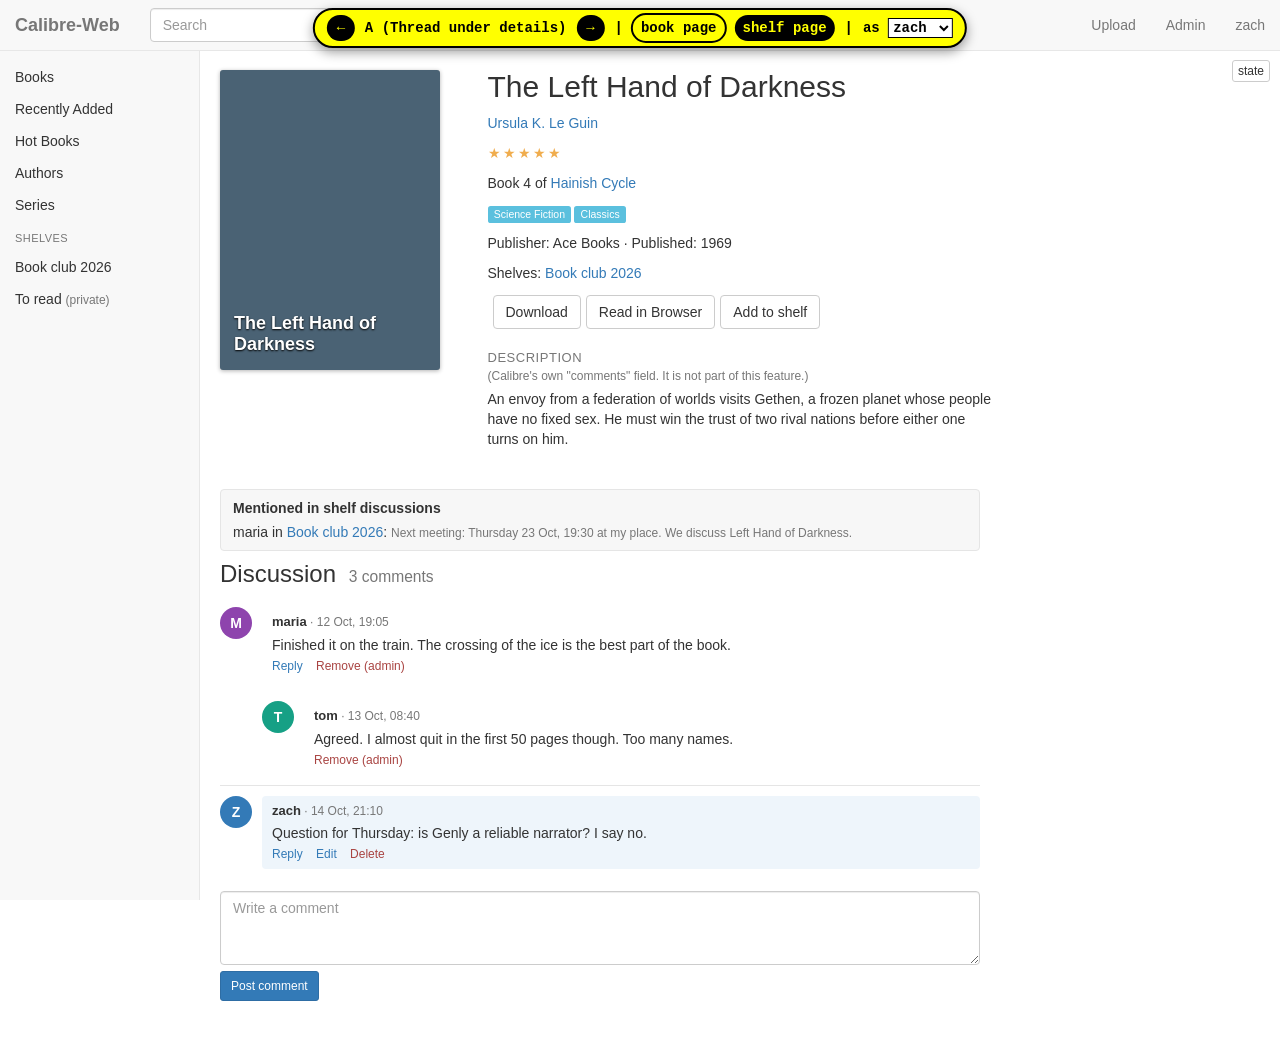
<file: prototypes/comments-variants.html>
<!doctype html>
<html lang="en">
<head>
<meta charset="utf-8">
<meta name="viewport" content="width=device-width, initial-scale=1">
<title>Book and Shelf Comments</title>
<!--
  PROTOTYPE. Throwaway. Not production code.
  Question: what should user comments on books and on shelves look like in Calibre-Web?
  Three variants on a mock of the book detail page and the shelf page, switchable via
  ?variant=A|B|C (or #A|#B|#C) and the yellow bar at the top.
    A  Thread under the details: one-level replies, shelf comments can be "about" a book.
    B  Side drawer: flat comments behind a count button; shelf drawer has a "books on shelf" tab.
    C  Activity feed: comments and shelf events (add/remove book) in one timeline.
  These are user discussion threads (author, time, text). They are NOT Calibre's "comments"
  column, which is the book description. Real storage would be a new table in app.db (cps/ub.py).
  All state is in memory. Reload resets it.
-->
<link rel="stylesheet" href="https://cdnjs.cloudflare.com/ajax/libs/twitter-bootstrap/3.4.1/css/bootstrap.min.css">
<style>
  /* Layout: Calibre-Web standard theme chrome (navbar + left sidebar), variant content in #main. */
  :root { --bg: #fff; --fg: #333; --muted: #777; --line: #e5e5e5; --soft: #f7f7f7; --accent: #337ab7; --mine: #eef5fb; }
  body { padding-top: 70px; padding-bottom: 60px; background: var(--bg); color: var(--fg); }
  .navbar-brand { font-weight: bold; }
  #sidebar { position: fixed; top: 51px; bottom: 0; left: 0; width: 200px; overflow-y: auto; background: #f8f8f8; border-right: 1px solid #e7e7e7; padding: 10px 0; }
  #sidebar .nav > li > a { padding: 6px 15px; color: #333; }
  #sidebar .nav > li.active > a { background: #e7e7e7; }
  #sidebar .nav-header { padding: 10px 15px 4px; font-size: 11px; color: #777; text-transform: uppercase; letter-spacing: .04em; }
  #main { margin-left: 200px; padding: 0 20px; }
  @media (max-width: 767px) { #sidebar { position: static; width: auto; border-right: 0; } #main { margin-left: 0; padding: 0 16px; } body { padding-top: 110px; } }

  .cover { border-radius: 3px; box-shadow: 0 1px 4px rgba(0,0,0,.3); display: flex; align-items: flex-end; padding: 8px; color: #fff; font-weight: bold; text-shadow: 0 1px 2px #000; font-size: 13px; line-height: 1.2; }
  .cover.big { height: 300px; font-size: 18px; padding: 14px; max-width: 220px; }
  .cover.mid { height: 200px; cursor: pointer; }
  .cover.tiny { width: 28px; height: 40px; padding: 0; flex: none; font-size: 0; }
  .book { margin-bottom: 20px; position: relative; }
  .book .meta { margin-top: 6px; font-size: 12px; }
  .book .meta .title { font-weight: bold; display: block; white-space: nowrap; overflow: hidden; text-overflow: ellipsis; }
  .book .meta .author { color: var(--muted); }
  .book .rm { position: absolute; top: 4px; right: 19px; display: none; }
  .book:hover .rm { display: block; }
  .detail h2 { margin-top: 0; }
  .detail .tags .label { margin-right: 3px; font-weight: normal; }
  .detail .desc-h { font-size: 13px; text-transform: uppercase; color: var(--muted); letter-spacing: .04em; margin-top: 20px; }
  .stars { color: #f0ad4e; letter-spacing: 2px; }
  .note { font-size: 12px; color: var(--muted); }

  /* Comments, shared bits */
  .cmt { display: flex; gap: 10px; padding: 10px 0; border-top: 1px solid var(--line); }
  .cmt:first-child { border-top: 0; }
  .cmt.mine .cbody { background: var(--mine); }
  .av { flex: none; width: 32px; height: 32px; border-radius: 50%; color: #fff; display: flex; align-items: center; justify-content: center; font-weight: bold; font-size: 14px; }
  .cbody { flex: 1; min-width: 0; padding: 6px 10px; border-radius: 4px; }
  .chead { font-size: 12px; color: var(--muted); }
  .chead b { color: var(--fg); font-size: 13px; }
  .ctext { white-space: pre-wrap; word-wrap: break-word; margin: 3px 0; }
  .ctext.gone { font-style: italic; color: var(--muted); }
  .ctext blockquote { font-size: 12px; margin: 0 0 4px; padding: 2px 8px; color: var(--muted); }
  .cacts { font-size: 12px; }
  .cacts a { margin-right: 10px; cursor: pointer; }
  .cacts .danger { color: #a94442; }
  .chip { display: inline-block; background: #eee; border: 1px solid #ddd; border-radius: 10px; padding: 0 7px; font-size: 11px; color: #555; cursor: pointer; }
  .replies { margin-left: 42px; }
  .composer textarea { resize: vertical; }
  .composer .row-flex { display: flex; gap: 8px; align-items: center; margin-top: 6px; flex-wrap: wrap; }

  /* A */
  .a-section { margin-top: 30px; max-width: 760px; }
  .a-section h3 small { margin-left: 6px; }
  .a-mention { background: var(--soft); border: 1px solid var(--line); border-radius: 4px; padding: 8px 12px; margin-bottom: 15px; }

  /* B */
  #b-drawer { position: fixed; top: 51px; right: 0; bottom: 0; width: 400px; max-width: 100%; background: #fff; border-left: 1px solid #ccc; box-shadow: -4px 0 14px rgba(0,0,0,.15); z-index: 1000; display: flex; flex-direction: column; }
  #b-drawer[hidden], #state[hidden] { display: none; }
  #b-drawer .dh { padding: 12px 15px; border-bottom: 1px solid var(--line); background: #f8f8f8; }
  #b-drawer .dh h4 { margin: 0; }
  #b-drawer .dl { flex: 1; overflow-y: auto; padding: 0 15px; }
  #b-drawer .df { border-top: 1px solid var(--line); padding: 10px 15px; background: #fafafa; }
  #b-drawer .nav-tabs { margin: 10px 0 0; }
  .b-badge { position: absolute; top: 6px; left: 21px; background: #fff; color: #333; border-radius: 10px; padding: 1px 7px; font-size: 11px; font-weight: bold; box-shadow: 0 1px 3px rgba(0,0,0,.4); cursor: pointer; text-shadow: none; }
  .b-group { margin-top: 14px; }
  .b-group .gh { display: flex; gap: 8px; align-items: center; font-weight: bold; }
  body.drawer-open #main { margin-right: 400px; }

  /* C */
  .c-feed { list-style: none; padding: 0; margin: 0; }
  .c-feed > li { padding: 10px 0; border-top: 1px solid var(--line); }
  .c-feed > li.ev { font-size: 12px; color: var(--muted); padding: 6px 0 6px 42px; display: flex; gap: 8px; align-items: center; }
  .c-feed > li.ev .dot { width: 8px; height: 8px; border-radius: 50%; background: #bbb; flex: none; }
  .c-feed > li.ev.removed .dot { background: #d9534f; }
  .c-feed > li.ev.added .dot { background: #5cb85c; }
  .c-feed .cmt { border: 0; padding: 0; }
  .c-filter .btn { margin-right: 4px; }
  .c-books { list-style: none; padding: 0; }
  .c-books li { display: flex; gap: 8px; align-items: center; padding: 5px 0; border-bottom: 1px solid var(--line); }
  .c-books li .t { flex: 1; min-width: 0; }
  .c-rail { background: var(--soft); border: 1px solid var(--line); border-radius: 4px; padding: 12px; }

  /* Prototype chrome */
  #switcher { position: fixed; top: 8px; left: 50%; transform: translateX(-50%); background: #ff0; color: #000; border: 2px solid #000; border-radius: 24px; padding: 5px 12px; z-index: 2000; font-family: monospace; font-weight: bold; box-shadow: 0 4px 12px rgba(0,0,0,.4); display: flex; gap: 10px; align-items: center; white-space: nowrap; max-width: calc(100% - 16px); overflow-x: auto; }
  #switcher button { background: #000; color: #ff0; border: 0; border-radius: 14px; min-width: 28px; height: 26px; font-weight: bold; padding: 0 8px; }
  #switcher button.on { background: #ff0; color: #000; outline: 2px solid #000; }
  #switcher select { font-family: monospace; font-weight: bold; border: 1px solid #000; background: #fff; }
  #state-toggle { position: fixed; top: 60px; right: 10px; z-index: 2001; }
  #state { position: fixed; top: 95px; right: 10px; width: 380px; max-width: calc(100% - 20px); max-height: 70vh; overflow: auto; background: #222; color: #9f9; font: 11px/1.3 monospace; padding: 8px; z-index: 2001; white-space: pre; }
</style>
</head>
<body>

<nav class="navbar navbar-default navbar-fixed-top">
  <div class="container-fluid">
    <div class="navbar-header"><a class="navbar-brand" href="#">Calibre-Web</a></div>
    <form class="navbar-form navbar-left hidden-xs" onsubmit="return false"><div class="form-group"><input class="form-control" id="search" placeholder="Search" size="30"></div></form>
    <ul class="nav navbar-nav navbar-right hidden-xs">
      <li><a href="#">Upload</a></li>
      <li><a href="#">Admin</a></li>
      <li><a href="#" id="nav-user">zach</a></li>
    </ul>
  </div>
</nav>

<div id="sidebar">
  <ul class="nav">
    <li><a href="#">Books</a></li>
    <li><a href="#">Recently Added</a></li>
    <li><a href="#">Hot Books</a></li>
    <li><a href="#">Authors</a></li>
    <li><a href="#">Series</a></li>
  </ul>
  <div class="nav-header">Shelves</div>
  <ul class="nav" id="sidebar-shelves"></ul>
</div>

<div id="main"></div>
<div id="b-drawer" hidden></div>

<div id="switcher">
  <button onclick="cycle(-1)" title="Previous variant">&larr;</button>
  <span id="switcher-label"></span>
  <button onclick="cycle(1)" title="Next variant">&rarr;</button>
  <span>|</span>
  <button id="go-book" onclick="go('book',1)">book page</button>
  <button id="go-shelf" onclick="go('shelf',1)">shelf page</button>
  <span>|</span>
  <label style="margin:0">as <select id="as-user" onchange="me=this.value;render()"><option>zach</option><option>maria</option><option>tom</option></select></label>
</div>
<button id="state-toggle" class="btn btn-xs btn-default" onclick="$('#state').prop('hidden',(i,h)=>!h)">state</button>
<pre id="state" hidden></pre>

<script src="https://code.jquery.com/jquery-3.7.1.min.js"></script>
<script>
// ---------- mock data ----------
const USERS = {
  zach:  { admin: true,  color: '#337ab7' },
  maria: { admin: false, color: '#8e44ad' },
  tom:   { admin: false, color: '#16a085' },
};
let me = 'zach';
const BOOKS = [
  { id: 1, title: 'The Left Hand of Darkness', author: 'Ursula K. Le Guin', color: '#4a6274', series: 'Hainish Cycle [4]', tags: ['Science Fiction', 'Classics'], pub: 'Ace Books', year: 1969, rating: 5,
    desc: 'An envoy from a federation of worlds visits Gethen, a frozen planet whose people have no fixed sex. He must win the trust of two rival nations before either one turns on him.' },
  { id: 2, title: 'The Dispossessed', author: 'Ursula K. Le Guin', color: '#8a5a2b', series: 'Hainish Cycle [1]', tags: ['Science Fiction', 'Politics'], pub: 'Harper & Row', year: 1974, rating: 5,
    desc: 'A physicist leaves an anarchist moon to work on the rich planet it once broke away from.' },
  { id: 3, title: 'Piranesi', author: 'Susanna Clarke', color: '#2f6f6a', series: '', tags: ['Fantasy'], pub: 'Bloomsbury', year: 2020, rating: 4,
    desc: 'A man lives alone in an endless house of statues and tides, and keeps a careful journal.' },
  { id: 4, title: 'Klara and the Sun', author: 'Kazuo Ishiguro', color: '#c08a2d', series: '', tags: ['Literary Fiction'], pub: 'Faber', year: 2021, rating: 4,
    desc: 'An artificial friend watches the family that buys her and tries to understand love.' },
  { id: 5, title: 'A Memory Called Empire', author: 'Arkady Martine', color: '#7a2e3b', series: 'Teixcalaan [1]', tags: ['Science Fiction'], pub: 'Tor', year: 2019, rating: 4,
    desc: 'A new ambassador arrives at the heart of an empire and learns her predecessor did not die by accident.' },
  { id: 6, title: 'The Fifth Season', author: 'N. K. Jemisin', color: '#3d3d5c', series: 'Broken Earth [1]', tags: ['Fantasy'], pub: 'Orbit', year: 2015, rating: 5,
    desc: 'On a continent wrecked by seismic disasters, a woman searches for her stolen daughter.' },
  { id: 7, title: 'Station Eleven', author: 'Emily St. John Mandel', color: '#55606e', series: '', tags: ['Literary Fiction'], pub: 'Knopf', year: 2014, rating: 4,
    desc: 'A travelling theatre company performs Shakespeare twenty years after a pandemic.' },
];
const SHELVES = {
  1: { id: 1, name: 'Book club 2026', public: true,  owner: 'maria', books: [1, 2, 3, 4, 5] },
  2: { id: 2, name: 'To read',        public: false, owner: 'zach',  books: [6, 7] },
};
const t = s => new Date('2026-' + s).getTime();
let comments = [
  { id: 1, target: 'book:1',  author: 'maria', ts: t('10-12T19:05'), text: 'Finished it on the train. The crossing of the ice is the best part of the book.' },
  { id: 2, target: 'book:1',  author: 'tom',   ts: t('10-13T08:40'), parent: 1, text: 'Agreed. I almost quit in the first 50 pages though. Too many names.' },
  { id: 3, target: 'book:1',  author: 'zach',  ts: t('10-14T21:10'), text: 'Question for Thursday: is Genly a reliable narrator? I say no.' },
  { id: 4, target: 'shelf:1', author: 'maria', ts: t('10-10T12:00'), text: 'Next meeting: Thursday 23 Oct, 19:30 at my place. We discuss Left Hand of Darkness.', about: 1 },
  { id: 5, target: 'shelf:1', author: 'tom',   ts: t('10-11T09:15'), text: 'Can we move Piranesi to November? The library has a long wait list.', about: 3 },
  { id: 6, target: 'shelf:1', author: 'zach',  ts: t('10-11T10:02'), parent: 5, text: 'Fine with me. I have the epub and can lend it.' },
  { id: 7, target: 'book:3',  author: 'maria', ts: t('10-02T22:30'), text: 'Read it in two evenings. Do not read the reviews first.' },
  { id: 8, target: 'book:2',  author: 'tom',   ts: t('09-28T18:00'), text: 'Anarres or Urras: I keep changing my mind about which one is the utopia.' },
  { id: 9, target: 'shelf:2', author: 'zach',  ts: t('10-01T09:00'), text: 'Note to self: get Fifth Season from the library before December.' },
];
let events = [
  { shelf: 1, type: 'added',   book: 1, author: 'maria', ts: t('09-20T10:00') },
  { shelf: 1, type: 'added',   book: 2, author: 'maria', ts: t('09-20T10:01') },
  { shelf: 1, type: 'added',   book: 3, author: 'tom',   ts: t('09-25T17:40') },
  { shelf: 1, type: 'added',   book: 7, author: 'tom',   ts: t('09-26T11:00') },
  { shelf: 1, type: 'removed', book: 7, author: 'maria', ts: t('09-27T08:12') },
  { shelf: 1, type: 'added',   book: 4, author: 'maria', ts: t('10-01T20:00') },
  { shelf: 1, type: 'added',   book: 5, author: 'zach',  ts: t('10-08T13:30') },
];
let nextId = 100;
let clock = t('10-19T20:00');

const VARIANTS = {
  A: 'Thread under details',
  B: 'Side drawer',
  C: 'Activity feed',
};
const fromUrl = (location.hash.slice(1) || new URLSearchParams(location.search).get('variant') || 'A').toUpperCase();
let variant = VARIANTS[fromUrl] ? fromUrl : 'A';
let view = { page: 'book', id: 1 };
let ui = { editing: null, confirmDel: null, replyTo: null, drawer: null, drawerTab: 'shelf', cFilter: 'all' };
let lastAction = '(none)';

// ---------- helpers ----------
const book = id => BOOKS.find(b => b.id === id);
const esc = s => String(s).replace(/[&<>"]/g, c => ({ '&': '&amp;', '<': '&lt;', '>': '&gt;', '"': '&quot;' }[c]));
const fmt = ts => new Date(ts).toLocaleString('en-GB', { day: 'numeric', month: 'short', hour: '2-digit', minute: '2-digit' });
const canEdit = c => c.author === me && !c.deleted;
const canDelete = c => !c.deleted && (c.author === me || USERS[me].admin);
const of = target => comments.filter(c => c.target === target);
const count = target => of(target).filter(c => !c.deleted).length;
const shelvesOf = bookId => Object.values(SHELVES).filter(s => s.books.includes(bookId));
const visibleShelf = s => s.public || s.owner === me;
function richText(c) {
  if (c.deleted) return '<div class="ctext gone">This comment was deleted.</div>';
  const lines = esc(c.text).split('\n');
  const quote = lines.filter(l => l.startsWith('&gt; ')).map(l => l.slice(5)).join('<br>');
  const rest = lines.filter(l => !l.startsWith('&gt; ')).join('\n');
  return '<div class="ctext">' + (quote ? '<blockquote>' + quote + '</blockquote>' : '') + rest + '</div>';
}
function cover(b, size) {
  return `<div class="cover ${size}" style="background:${b.color}" data-act="open-book" data-id="${b.id}">${size === 'tiny' ? '' : esc(b.title)}</div>`;
}

// One comment. opts: reply (show Reply), quote (show Quote), context (html after time)
function commentHtml(c, opts = {}) {
  const u = USERS[c.author];
  let body;
  if (ui.editing === c.id) {
    body = `<textarea class="form-control input-sm" id="edit-${c.id}" rows="3">${esc(c.text)}</textarea>
      <div class="cacts" style="margin-top:4px"><a data-act="save" data-id="${c.id}">Save</a><a data-act="cancel">Cancel</a></div>`;
  } else {
    let acts = [];
    if (ui.confirmDel === c.id) {
      acts = [`<span>Delete this comment?</span>`, `<a class="danger" data-act="del-yes" data-id="${c.id}">Delete</a>`, `<a data-act="cancel">Keep</a>`];
    } else if (!c.deleted) {
      if (opts.reply) acts.push(`<a data-act="reply" data-id="${c.id}">Reply</a>`);
      if (opts.quote) acts.push(`<a data-act="quote" data-id="${c.id}">Quote</a>`);
      if (canEdit(c)) acts.push(`<a data-act="edit" data-id="${c.id}">Edit</a>`);
      if (canDelete(c)) acts.push(`<a class="danger" data-act="del" data-id="${c.id}">${c.author === me ? 'Delete' : 'Remove (admin)'}</a>`);
    }
    body = richText(c) + `<div class="cacts">${acts.join(' ')}</div>`;
  }
  return `<div class="cmt${c.author === me ? ' mine' : ''}" data-cid="${c.id}">
    <div class="av" style="background:${c.deleted ? '#bbb' : u.color}">${c.deleted ? '?' : c.author[0].toUpperCase()}</div>
    <div class="cbody">
      <div class="chead"><b>${c.deleted ? 'deleted' : c.author}</b> · ${fmt(c.ts)}${c.edited && !c.deleted ? ' · edited' : ''}${opts.context || ''}</div>
      ${body}
    </div></div>`;
}
function aboutChip(c) {
  return c.about && book(c.about) ? ` · about <span class="chip" data-act="open-book" data-id="${c.about}">${esc(book(c.about).title)}</span>` : '';
}
function privateNote(target) {
  if (!target.startsWith('shelf:')) return '';
  const s = SHELVES[target.split(':')[1]];
  return s.public ? `<span class="note">Public shelf: every user who can see this shelf sees these comments.</span>`
                  : `<span class="note">Private shelf: only you see these comments.</span>`;
}
function composer(target, opts = {}) {
  const aboutSel = opts.about ? `<select class="form-control input-sm" id="about-sel" style="width:auto"><option value="">About the whole shelf</option>${
    SHELVES[target.split(':')[1]].books.map(id => `<option value="${id}">About: ${esc(book(id).title)}</option>`).join('')}</select>` : '';
  return `<div class="composer">
    <textarea class="form-control" id="compose" rows="${opts.rows || 3}" placeholder="${opts.placeholder || 'Write a comment'}"></textarea>
    <div class="row-flex">${aboutSel}<button class="btn btn-primary btn-sm" data-act="post" data-target="${target}">Post comment</button>${privateNote(target)}</div></div>`;
}

// ---------- shared page parts ----------
function bookDetail(b, extraButtons = '') {
  const sh = shelvesOf(b.id).filter(visibleShelf);
  return `<div class="row detail">
    <div class="col-sm-4 col-md-3">${cover(b, 'big')}</div>
    <div class="col-sm-8 col-md-9">
      <h2>${esc(b.title)}</h2>
      <p class="author"><a href="#">${esc(b.author)}</a></p>
      <p class="stars">${'★'.repeat(b.rating)}${'☆'.repeat(5 - b.rating)}</p>
      ${b.series ? `<p>Book ${esc(b.series.match(/\[(\d+)\]/)[1])} of <a href="#">${esc(b.series.replace(/ \[\d+\]/, ''))}</a></p>` : ''}
      <p class="tags">${b.tags.map(x => `<span class="label label-info">${esc(x)}</span>`).join('')}</p>
      <p>Publisher: ${esc(b.pub)} · Published: ${b.year}</p>
      <p>Shelves: ${sh.length ? sh.map(s => `<a href="#" data-act="open-shelf" data-id="${s.id}">${esc(s.name)}</a>`).join(', ') : '<span class="note">none</span>'}</p>
      <div class="btn-toolbar" style="margin:12px 0">
        <button class="btn btn-default">Download</button><button class="btn btn-default">Read in Browser</button><button class="btn btn-default">Add to shelf</button>${extraButtons}
      </div>
      <div class="desc-h">Description</div>
      <p class="note" style="margin:0 0 4px">(Calibre's own "comments" field. It is not part of this feature.)</p>
      <p style="max-width:65ch">${esc(b.desc)}</p>
    </div></div>`;
}
function shelfGrid(s, badge) {
  const addable = BOOKS.filter(b => !s.books.includes(b.id));
  return `<div class="row">${s.books.map(id => {
      const b = book(id);
      return `<div class="col-xs-6 col-sm-4 col-md-3 col-lg-2 book">${cover(b, 'mid')}${badge ? badge(b) : ''}
        <button class="btn btn-xs btn-default rm" data-act="remove-book" data-id="${b.id}" title="Remove from shelf">&times;</button>
        <div class="meta"><span class="title">${esc(b.title)}</span><span class="author">${esc(b.author)}</span></div></div>`;
    }).join('')}</div>
    ${addable.length ? `<div class="form-inline" style="margin-bottom:10px"><select class="form-control input-sm" id="add-sel">${addable.map(b => `<option value="${b.id}">${esc(b.title)}</option>`).join('')}</select>
      <button class="btn btn-sm btn-default" data-act="add-book">Add to shelf</button> <span class="note">Hover a cover and click &times; to remove it. Both create shelf events (shown in C).</span></div>` : ''}`;
}
function shelfHead(s, extra = '') {
  return `<h2 style="margin-top:0">${esc(s.name)} <small>${s.public ? 'public shelf' : 'private shelf'} · owner ${s.owner}</small></h2>
    <div class="btn-toolbar" style="margin-bottom:15px"><button class="btn btn-default btn-sm">Edit shelf</button><button class="btn btn-default btn-sm">Change order</button>${extra}</div>`;
}

// ---------- Variant A: thread under the details ----------
const A = {
  thread(target, allowAbout) {
    const all = of(target);
    const roots = all.filter(c => !c.parent).sort((x, y) => x.ts - y.ts);
    const html = roots.map(r => {
      const kids = all.filter(c => c.parent === r.id).sort((x, y) => x.ts - y.ts);
      if (r.deleted && !kids.length) return '';
      return commentHtml(r, { reply: true, context: aboutChip(r) }) +
        `<div class="replies">${kids.map(k => commentHtml(k)).join('')}${ui.replyTo === r.id ? `<div class="composer" style="padding:8px 0">
          <textarea class="form-control input-sm" id="reply-box" rows="2" placeholder="Reply to ${r.author}"></textarea>
          <div class="row-flex"><button class="btn btn-primary btn-xs" data-act="post-reply" data-id="${r.id}">Reply</button><a data-act="cancel" style="cursor:pointer">Cancel</a></div></div>` : ''}</div>`;
    }).join('');
    return `<div class="a-section"><h3>Discussion <small>${count(target)} comments</small></h3>
      <div>${html || '<p class="note">No comments yet. Start the discussion.</p>'}</div>
      <div style="margin-top:12px">${composer(target, { about: allowAbout })}</div></div>`;
  },
  book(b) {
    const mentions = comments.filter(c => c.about === b.id && !c.deleted && visibleShelf(SHELVES[c.target.split(':')[1]]));
    const mentionHtml = mentions.length ? `<div class="a-mention"><b>Mentioned in shelf discussions</b>${mentions.map(c =>
      `<div style="margin-top:4px">${c.author} in <a href="#" data-act="open-shelf" data-id="${c.target.split(':')[1]}">${esc(SHELVES[c.target.split(':')[1]].name)}</a>: <span class="note">${esc(c.text.slice(0, 90))}${c.text.length > 90 ? '…' : ''}</span></div>`).join('')}</div>` : '';
    return bookDetail(b) + `<div class="a-section" style="margin-bottom:-20px">${mentionHtml}</div>` + A.thread('book:' + b.id);
  },
  shelf(s) {
    return shelfHead(s) + shelfGrid(s) + A.thread('shelf:' + s.id, true);
  },
};

// ---------- Variant B: side drawer ----------
const B = {
  book(b) {
    return bookDetail(b, `<button class="btn btn-primary" data-act="drawer" data-target="book:${b.id}">Comments (${count('book:' + b.id)})</button>`);
  },
  shelf(s) {
    const bookTotal = s.books.reduce((n, id) => n + count('book:' + id), 0);
    return shelfHead(s, `<button class="btn btn-primary btn-sm" data-act="drawer" data-target="shelf:${s.id}">Comments (${count('shelf:' + s.id)} on shelf, ${bookTotal} on its books)</button>`) +
      shelfGrid(s, b => count('book:' + b.id) ? `<span class="b-badge" data-act="drawer" data-target="book:${b.id}" title="Comments on this book">${count('book:' + b.id)} &#x1F5E8;</span>` : '');
  },
  flat(target) {
    const list = of(target).filter(c => !c.deleted).sort((x, y) => x.ts - y.ts);
    return list.map(c => {
      const parent = c.parent && comments.find(p => p.id === c.parent);
      return commentHtml(c, { quote: true, context: aboutChip(c) + (parent ? ` · in reply to ${parent.author}` : '') });
    }).join('') || '<p class="note" style="padding:12px 0">No comments yet.</p>';
  },
  drawer() {
    const d = ui.drawer;
    if (!d) return '';
    const [type, id] = d.split(':');
    let title, list, footer, tabs = '', back = '';
    if (type === 'book') {
      const b = book(+id);
      title = esc(b.title);
      list = B.flat(d);
      footer = composer(d, { rows: 2 });
      if (view.page === 'shelf') back = `<a data-act="drawer" data-target="shelf:${view.id}" style="cursor:pointer;font-size:12px">&larr; back to shelf comments</a><br>`;
    } else {
      const s = SHELVES[id];
      title = esc(s.name);
      const bookTotal = s.books.reduce((n, bid) => n + count('book:' + bid), 0);
      tabs = `<ul class="nav nav-tabs"><li class="${ui.drawerTab === 'shelf' ? 'active' : ''}"><a data-act="tab" data-tab="shelf" style="cursor:pointer">This shelf (${count(d)})</a></li>
        <li class="${ui.drawerTab === 'books' ? 'active' : ''}"><a data-act="tab" data-tab="books" style="cursor:pointer">Books on shelf (${bookTotal})</a></li></ul>`;
      if (ui.drawerTab === 'shelf') {
        list = B.flat(d);
        footer = composer(d, { rows: 2, about: true });
      } else {
        list = s.books.map(bid => {
          const b = book(bid);
          const cs = of('book:' + bid).filter(c => !c.deleted).sort((x, y) => y.ts - x.ts);
          return `<div class="b-group"><div class="gh">${cover(b, 'tiny')}<span style="flex:1">${esc(b.title)}</span>
            <a class="btn btn-xs btn-default" data-act="drawer" data-target="book:${bid}">${cs.length ? 'Open thread' : 'Write first comment'}</a></div>
            ${cs.slice(0, 2).map(c => commentHtml(c)).join('')}${cs.length > 2 ? `<p class="note">${cs.length - 2} older comments in the thread</p>` : ''}</div>`;
        }).join('');
        footer = '<span class="note">Open a book thread to write about one book.</span>';
      }
    }
    return `<div class="dh">${back}<button class="close" data-act="drawer-close">&times;</button><h4>Comments · ${title}</h4>${tabs}</div>
      <div class="dl">${list}</div><div class="df">${footer}</div>`;
  },
};

// ---------- Variant C: activity feed ----------
const C = {
  item(x, here) {
    if (x.kind === 'ev') {
      const b = book(x.book);
      const where = here === 'shelf' ? 'this shelf' : `<a href="#" data-act="open-shelf" data-id="${x.shelf}">${esc(SHELVES[x.shelf].name)}</a>`;
      const what = here === 'shelf' ? `<a href="#" data-act="open-book" data-id="${b.id}">${esc(b.title)}</a>` : 'this book';
      return `<li class="ev ${x.type}"><span class="dot"></span><span><b>${x.author}</b> ${x.type} ${what} ${x.type === 'added' ? 'to' : 'from'} ${where} · ${fmt(x.ts)}</span></li>`;
    }
    const c = x.c, [type, id] = c.target.split(':');
    let ctx = '';
    if (here === 'shelf' && type === 'book') ctx = ` · on <span class="chip" data-act="open-book" data-id="${id}">${esc(book(+id).title)}</span>`;
    if (here === 'book' && type === 'shelf') ctx = ` · in <a href="#" data-act="open-shelf" data-id="${id}">${esc(SHELVES[id].name)}</a>`;
    if (here === 'shelf') ctx += aboutChip(c);
    const parent = c.parent && comments.find(p => p.id === c.parent);
    if (parent) ctx += ` · in reply to ${parent.author}`;
    return `<li>${commentHtml(c, { quote: true, context: ctx })}</li>`;
  },
  feed(items, here) {
    const f = ui.cFilter;
    const shown = items.filter(x => f === 'all' || (f === 'comments' ? x.kind === 'c' : x.kind === 'ev')).sort((a, b) => b.ts - a.ts);
    const pill = (k, label) => `<button class="btn btn-xs ${f === k ? 'btn-primary' : 'btn-default'}" data-act="filter" data-f="${k}">${label}</button>`;
    return `<div class="c-filter" style="margin:10px 0">${pill('all', 'All')}${pill('comments', 'Comments')}${pill('ev', 'Shelf changes')}</div>
      <ul class="c-feed">${shown.map(x => C.item(x, here)).join('') || '<li class="note">Nothing here yet.</li>'}</ul>`;
  },
  shelf(s) {
    const items = [
      ...comments.filter(c => !c.deleted && (c.target === 'shelf:' + s.id || s.books.some(id => c.target === 'book:' + id))).map(c => ({ kind: 'c', ts: c.ts, c })),
      ...events.filter(e => e.shelf === s.id).map(e => ({ kind: 'ev', ts: e.ts, ...e })),
    ];
    const addable = BOOKS.filter(b => !s.books.includes(b.id));
    const postTo = `<select class="form-control input-sm" id="post-to" style="width:auto"><option value="shelf:${s.id}">Post to: this shelf</option>${
      s.books.map(id => `<option value="book:${id}">Post to: ${esc(book(id).title)}</option>`).join('')}</select>`;
    return shelfHead(s) + `<div class="row">
      <div class="col-md-7" style="min-width:0">
        <div class="composer"><textarea class="form-control" id="compose" rows="2" placeholder="Write to the shelf, or pick a book"></textarea>
          <div class="row-flex">${postTo}<button class="btn btn-primary btn-sm" data-act="post-c">Post</button>${privateNote('shelf:' + s.id)}</div></div>
        ${C.feed(items, 'shelf')}
      </div>
      <div class="col-md-5"><div class="c-rail"><b>${s.books.length} books on this shelf</b>
        <ul class="c-books">${s.books.map(id => { const b = book(id), n = count('book:' + id);
          return `<li>${cover(b, 'tiny')}<span class="t"><a href="#" data-act="open-book" data-id="${id}">${esc(b.title)}</a><br><span class="note">${n} comment${n === 1 ? '' : 's'}</span></span>
          <button class="btn btn-xs btn-default" data-act="remove-book" data-id="${id}" title="Remove from shelf">&times;</button></li>`; }).join('')}</ul>
        ${addable.length ? `<div class="form-inline"><select class="form-control input-sm" id="add-sel">${addable.map(b => `<option value="${b.id}">${esc(b.title)}</option>`).join('')}</select>
          <button class="btn btn-sm btn-default" data-act="add-book">Add</button></div>` : ''}
      </div></div></div>`;
  },
  book(b) {
    const items = [
      ...comments.filter(c => !c.deleted && (c.target === 'book:' + b.id || (c.about === b.id && visibleShelf(SHELVES[c.target.split(':')[1]])))).map(c => ({ kind: 'c', ts: c.ts, c })),
      ...events.filter(e => e.book === b.id && visibleShelf(SHELVES[e.shelf])).map(e => ({ kind: 'ev', ts: e.ts, ...e })),
    ];
    return `<div class="row"><div class="col-md-8">${bookDetail(b)}</div>
      <div class="col-md-4" style="min-width:0"><div class="c-rail"><b>Activity</b>
        <div class="composer" style="margin-top:8px"><textarea class="form-control input-sm" id="compose" rows="2" placeholder="Comment on this book"></textarea>
          <div class="row-flex"><button class="btn btn-primary btn-sm" data-act="post" data-target="book:${b.id}">Post</button></div></div>
        ${C.feed(items, 'book')}</div></div></div>`;
  },
};

// ---------- actions ----------
function post(target, text, extra = {}) {
  text = text.trim();
  if (!text) return;
  clock += 60000;
  comments.push({ id: nextId++, target, author: me, ts: clock, text, ...extra });
  lastAction = `${me} posted on ${target}`;
}
function del(id) {
  const c = comments.find(x => x.id === id);
  if (comments.some(x => x.parent === id && !x.deleted) && variant === 'A') { c.deleted = true; lastAction = `soft-deleted ${id} (it has replies)`; }
  else { comments = comments.filter(x => x.id !== id); lastAction = `deleted ${id}`; }
}
function shelfEvent(type, bookId) {
  const s = SHELVES[view.id];
  clock += 60000;
  if (type === 'added') s.books.push(bookId); else s.books = s.books.filter(x => x !== bookId);
  events.push({ shelf: s.id, type, book: bookId, author: me, ts: clock });
  lastAction = `${me} ${type} book ${bookId} on shelf ${s.id}`;
}
$(document).on('click', '[data-act]', function (e) {
  e.preventDefault(); e.stopPropagation();
  const el = $(this), act = el.data('act'), id = +el.data('id');
  switch (act) {
    case 'open-book': return go('book', id);
    case 'open-shelf': return go('shelf', id);
    case 'post': post(el.data('target'), $('#compose').val(), $('#about-sel').val() ? { about: +$('#about-sel').val() } : {}); break;
    case 'post-c': post($('#post-to').val(), $('#compose').val()); break;
    case 'post-reply': {
      const parent = comments.find(c => c.id === id);
      post(parent.target, $('#reply-box').val(), { parent: id }); ui.replyTo = null; break;
    }
    case 'reply': ui.replyTo = id; ui.editing = ui.confirmDel = null; render(); $('#reply-box').focus(); return;
    case 'quote': {
      const c = comments.find(x => x.id === id);
      $('#compose').val(`> ${c.author}: ${c.text.split('\n').filter(l => !l.startsWith('> ')).join(' ')}\n`).focus();
      return;
    }
    case 'edit': ui.editing = id; ui.confirmDel = ui.replyTo = null; render(); $('#edit-' + id).focus(); return;
    case 'save': {
      const c = comments.find(x => x.id === id), v = $('#edit-' + id).val().trim();
      if (v && v !== c.text) { c.text = v; c.edited = true; lastAction = `edited ${id}`; }
      ui.editing = null; break;
    }
    case 'cancel': ui.editing = ui.confirmDel = ui.replyTo = null; break;
    case 'del': ui.confirmDel = id; ui.editing = null; break;
    case 'del-yes': del(id); ui.confirmDel = null; break;
    case 'drawer': ui.drawer = el.data('target'); ui.drawerTab = 'shelf'; break;
    case 'drawer-close': ui.drawer = null; break;
    case 'tab': ui.drawerTab = el.data('tab'); break;
    case 'filter': ui.cFilter = el.data('f'); break;
    case 'remove-book': shelfEvent('removed', id); break;
    case 'add-book': shelfEvent('added', +$('#add-sel').val()); break;
  }
  render();
});
function go(page, id) {
  view = { page, id };
  ui = { ...ui, editing: null, confirmDel: null, replyTo: null, drawer: null };
  render();
  window.scrollTo(0, 0);
}
function cycle(d) {
  const keys = Object.keys(VARIANTS);
  variant = keys[(keys.indexOf(variant) + d + keys.length) % keys.length];
  try { history.replaceState(null, '', '?variant=' + variant); } catch (err) {}
  ui = { editing: null, confirmDel: null, replyTo: null, drawer: null, drawerTab: 'shelf', cFilter: 'all' };
  render();
}
document.addEventListener('keydown', e => {
  if (/INPUT|TEXTAREA|SELECT/.test(e.target.tagName) || e.target.isContentEditable) return;
  if (e.key === 'ArrowLeft') cycle(-1);
  if (e.key === 'ArrowRight') cycle(1);
});

// ---------- render ----------
function render() {
  const V = { A, B, C }[variant];
  if (view.page === 'shelf' && !visibleShelf(SHELVES[view.id])) view = { page: 'book', id: 1 };
  $('#main').html(view.page === 'book' ? V.book(book(view.id)) : V.shelf(SHELVES[view.id]));
  const showDrawer = variant === 'B' && !!ui.drawer;
  $('#b-drawer').prop('hidden', !showDrawer).html(showDrawer ? B.drawer() : '');
  $('body').toggleClass('drawer-open', showDrawer);
  $('#sidebar-shelves').html(Object.values(SHELVES).filter(visibleShelf).map(s =>
    `<li class="${view.page === 'shelf' && view.id === s.id ? 'active' : ''}"><a href="#" data-act="open-shelf" data-id="${s.id}">${esc(s.name)}${s.public ? '' : ' <span class="note">(private)</span>'}</a></li>`).join(''));
  $('#nav-user').text(me);
  $('#switcher-label').text(variant + ' (' + VARIANTS[variant] + ')');
  $('#go-book').toggleClass('on', view.page === 'book');
  $('#go-shelf').toggleClass('on', view.page === 'shelf');
  $('#state').text(JSON.stringify({
    variant, me, isAdmin: USERS[me].admin, view, ui, lastAction,
    shelves: Object.values(SHELVES).map(s => ({ id: s.id, name: s.name, public: s.public, books: s.books })),
    comments: comments.map(c => ({ id: c.id, target: c.target, author: c.author, parent: c.parent, about: c.about, edited: c.edited, deleted: c.deleted, text: c.text.slice(0, 50) })),
    shelfEvents: events.length,
  }, null, 1));
}
render();
</script>
</body>
</html>
</file>
